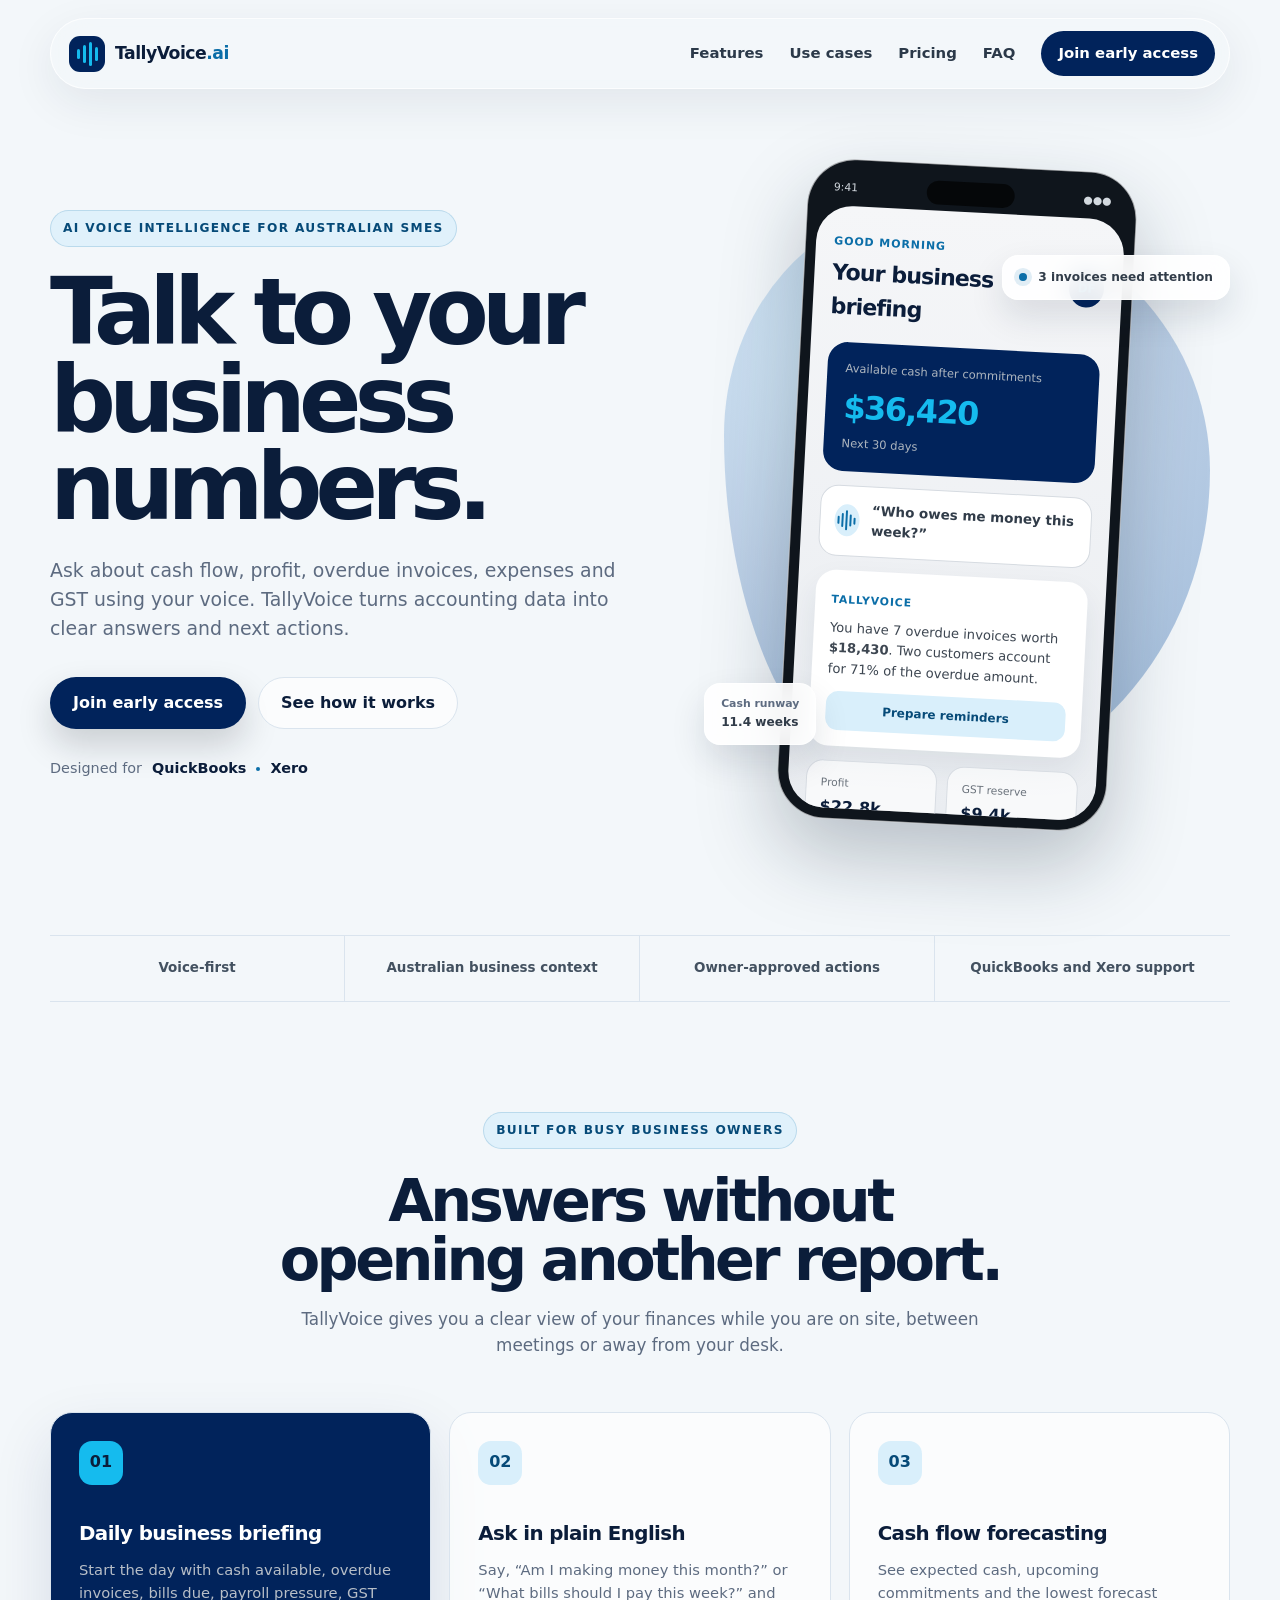
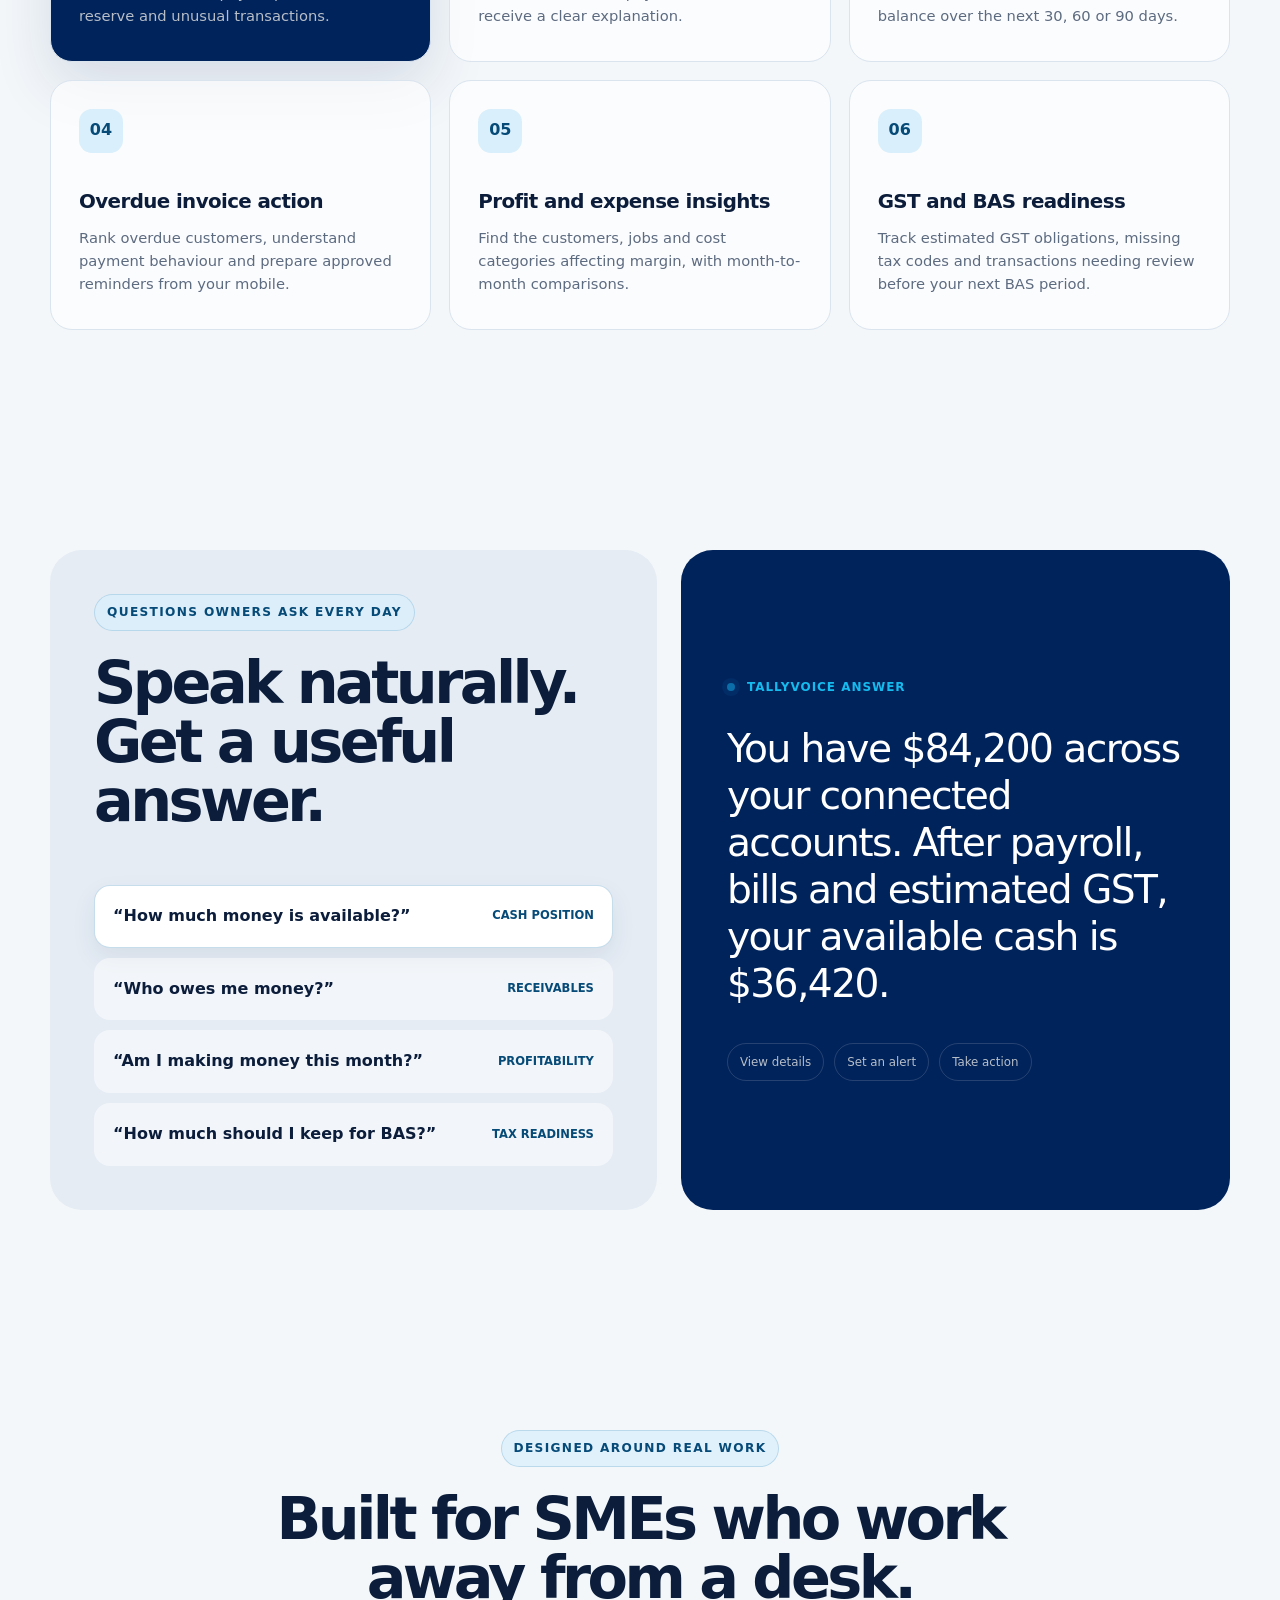
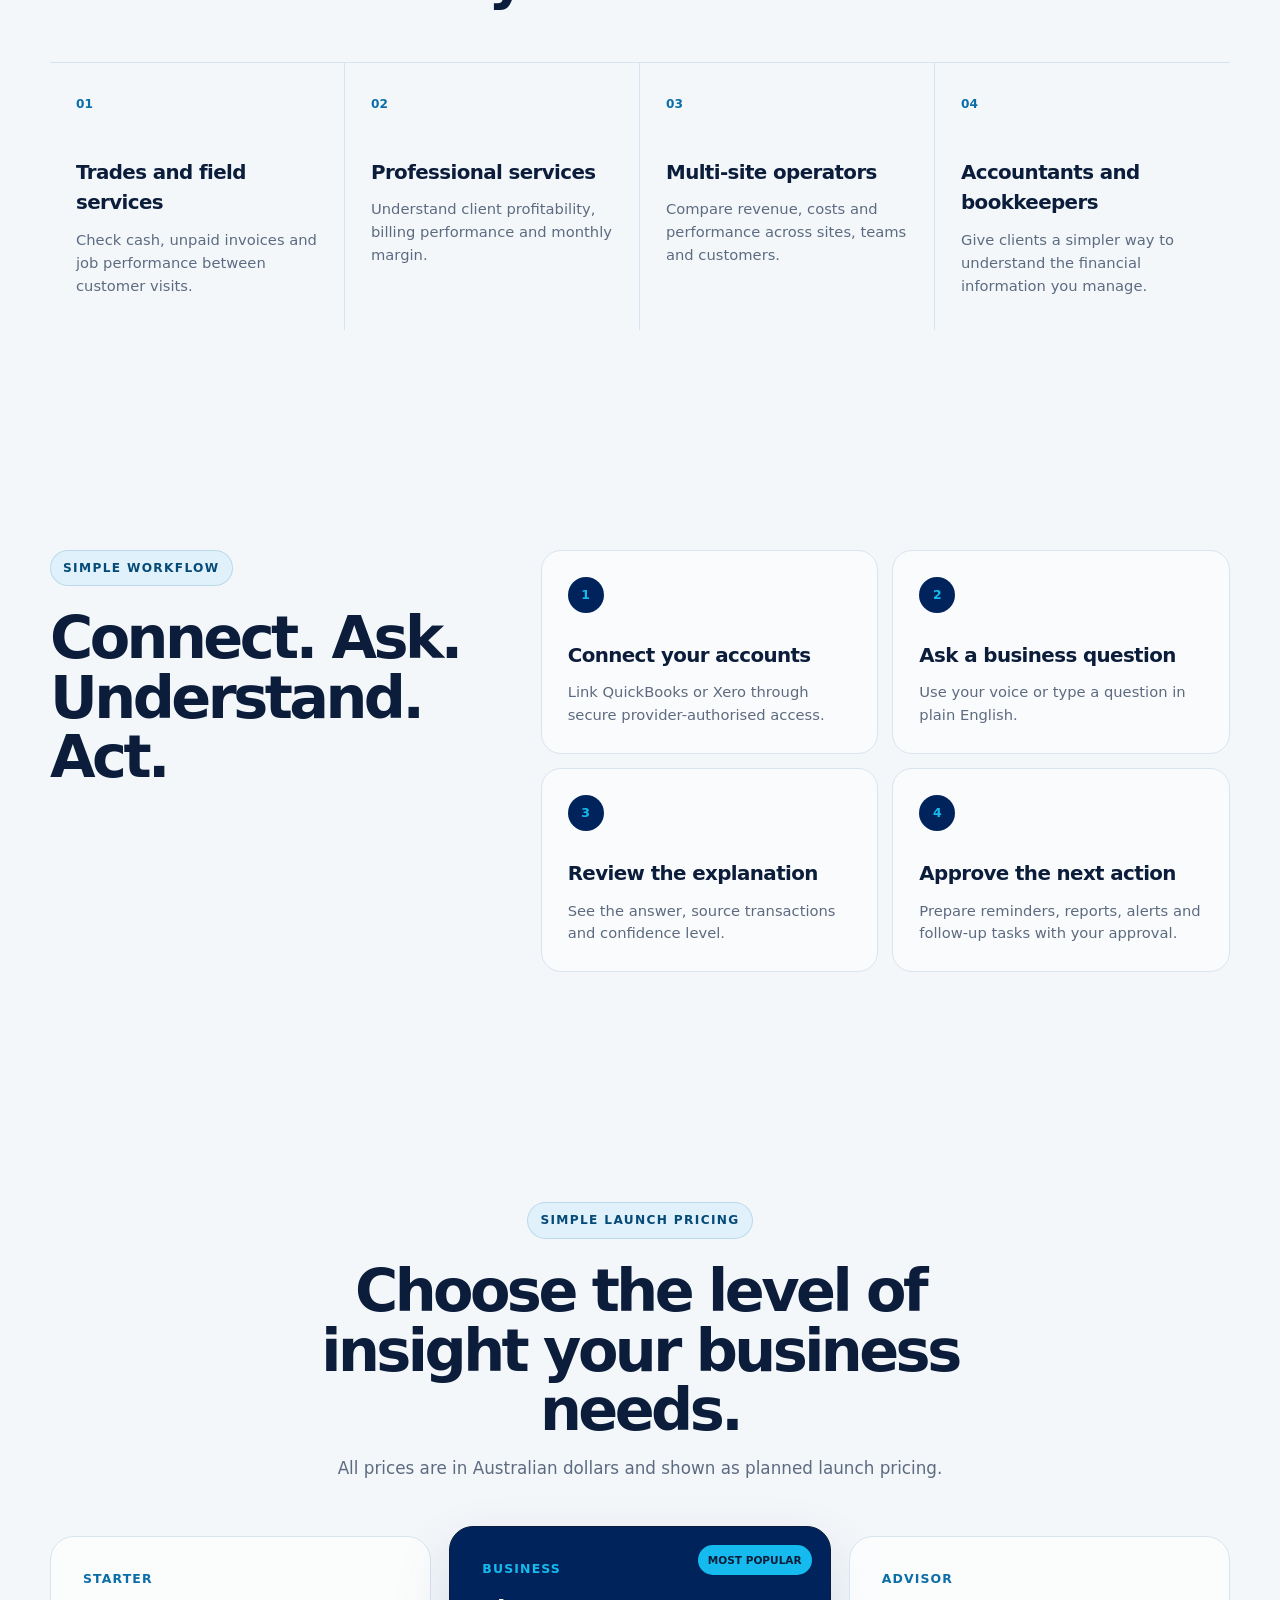
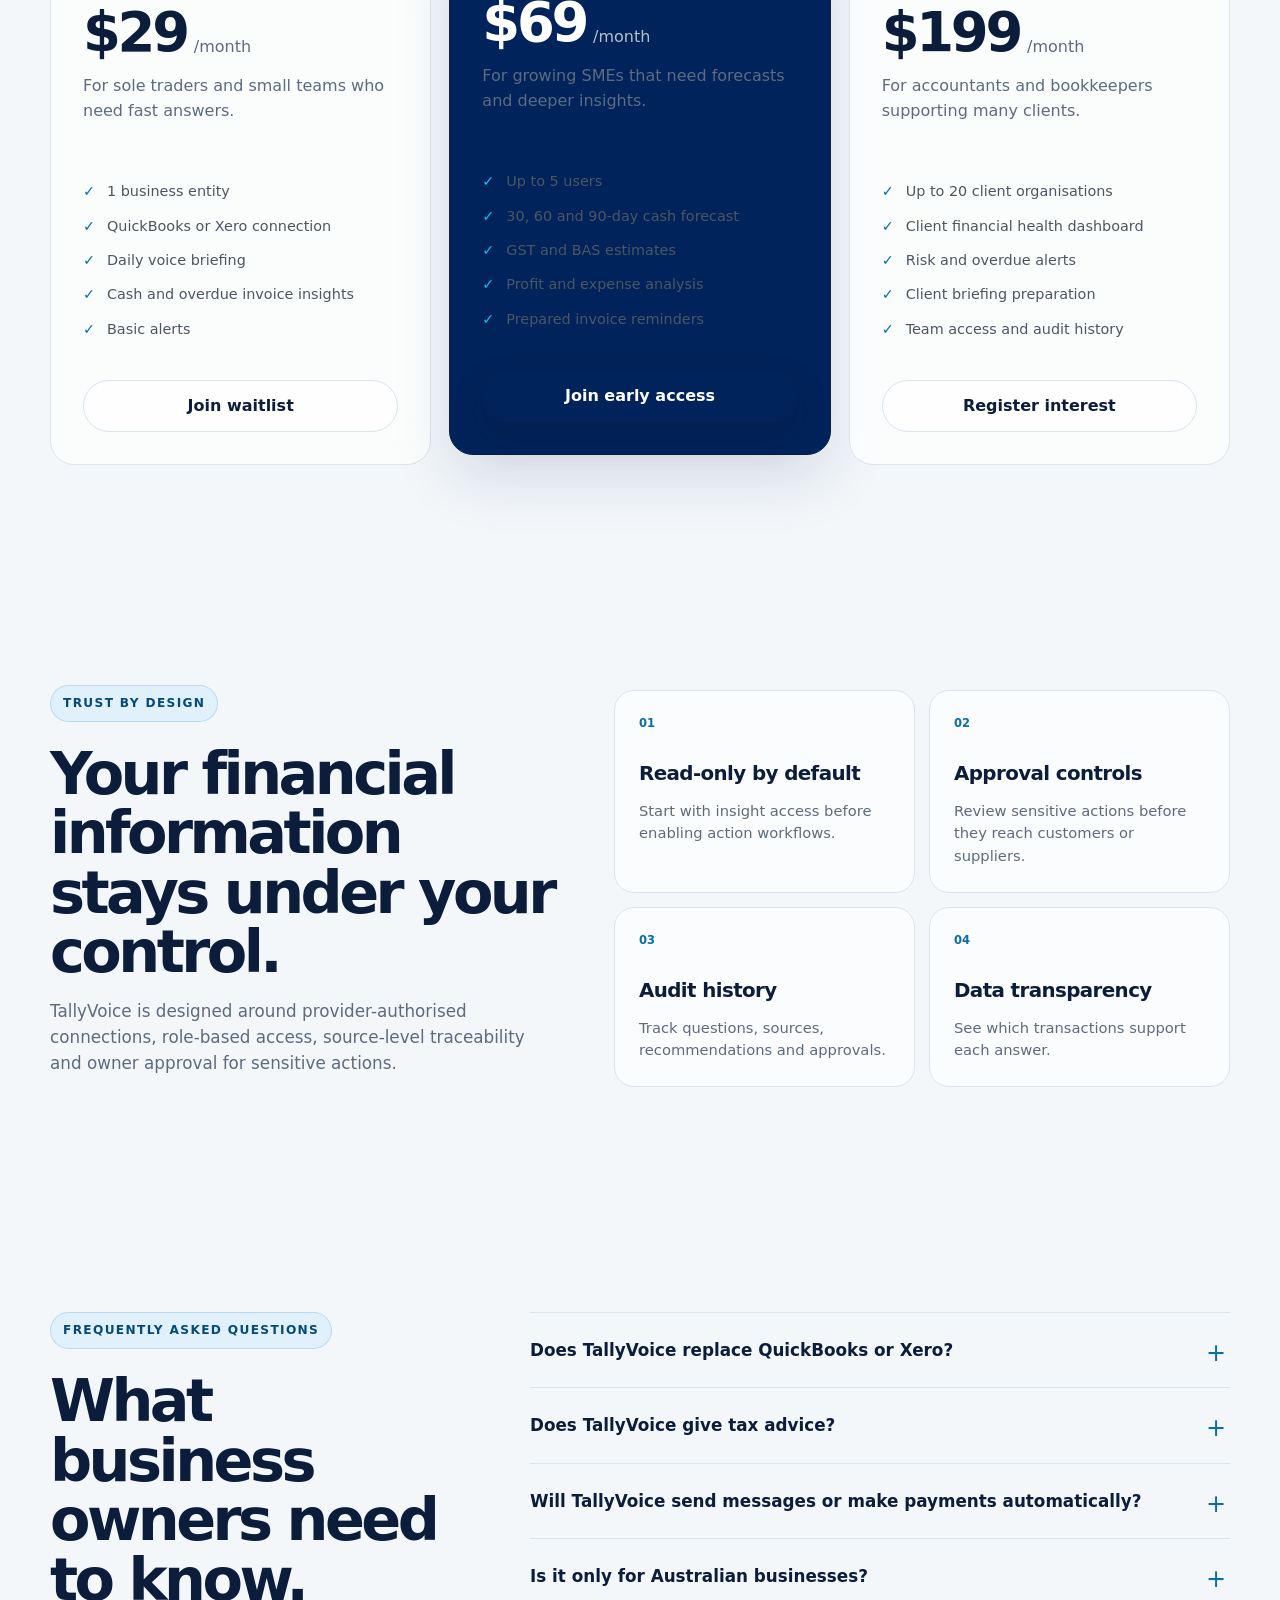
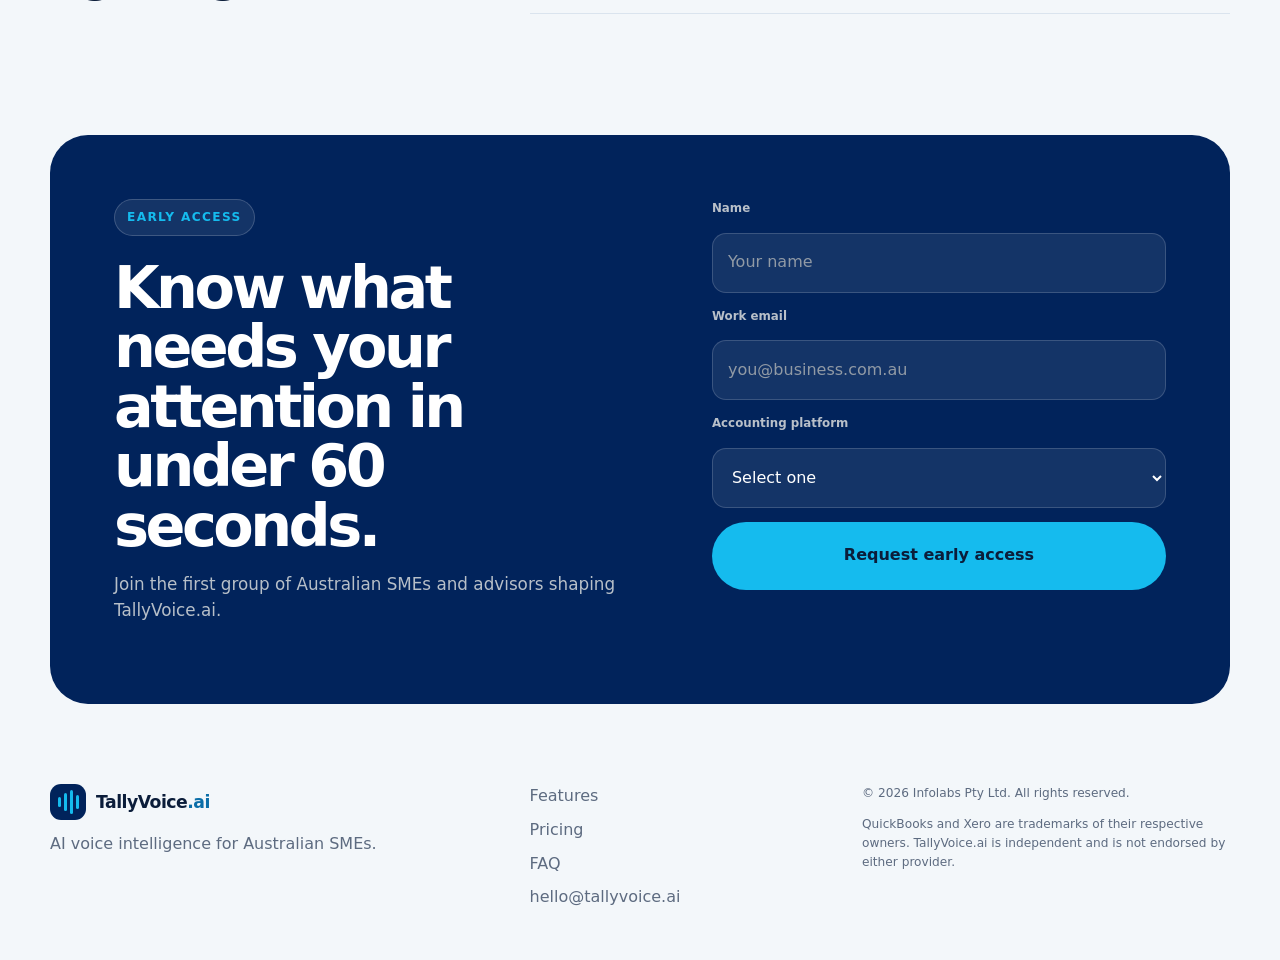
<file: index.html>
<!DOCTYPE html>
<html lang="en-AU">
<head>
  <meta charset="UTF-8" />
  <meta name="viewport" content="width=device-width, initial-scale=1.0" />
  <meta name="description" content="TallyVoice.ai is a mobile AI voice assistant for Australian SMEs, helping business owners understand cash flow, profit, overdue invoices, expenses and GST using QuickBooks or Xero data." />
  <title>TallyVoice.ai | Talk to your business numbers</title>
  <link rel="icon" type="image/svg+xml" href="favicon.svg" />
  <link rel="stylesheet" href="styles.css" />
</head>
<body>
  <div class="page-shell">
    <header class="site-header">
      <a class="brand" href="#top" aria-label="TallyVoice.ai home">
        <span class="brand-mark" aria-hidden="true">
          <span></span><span></span><span></span><span></span>
        </span>
        <span class="brand-name">TallyVoice<span>.ai</span></span>
      </a>

      <button class="menu-toggle" type="button" aria-label="Open navigation" aria-expanded="false">
        <span></span><span></span><span></span>
      </button>

      <nav class="site-nav" aria-label="Primary navigation">
        <a href="#features">Features</a>
        <a href="#use-cases">Use cases</a>
        <a href="#pricing">Pricing</a>
        <a href="#faq">FAQ</a>
        <a class="nav-cta" href="#early-access">Join early access</a>
      </nav>
    </header>

    <main id="top">
      <section class="hero section-pad">
        <div class="hero-copy">
          <div class="eyebrow">AI voice intelligence for Australian SMEs</div>
          <h1>Talk to your business numbers.</h1>
          <p class="hero-lead">Ask about cash flow, profit, overdue invoices, expenses and GST using your voice. TallyVoice turns accounting data into clear answers and next actions.</p>
          <div class="hero-actions">
            <a class="button button-primary" href="#early-access">Join early access</a>
            <a class="button button-secondary" href="#voice-demo">See how it works</a>
          </div>
          <div class="integration-row" aria-label="Supported accounting platforms">
            <span>Designed for</span>
            <strong>QuickBooks</strong>
            <span class="dot"></span>
            <strong>Xero</strong>
          </div>
        </div>

        <div class="hero-visual" id="voice-demo">
          <div class="phone-frame">
            <div class="phone-topbar">
              <span>9:41</span>
              <span class="phone-pill"></span>
              <span>●●●</span>
            </div>
            <div class="app-screen">
              <div class="app-header">
                <div>
                  <span class="app-kicker">Good morning</span>
                  <h2>Your business briefing</h2>
                </div>
                <div class="avatar">DF</div>
              </div>

              <div class="balance-card">
                <span>Available cash after commitments</span>
                <strong>$36,420</strong>
                <small>Next 30 days</small>
              </div>

              <div class="voice-query">
                <div class="voice-icon" aria-hidden="true">
                  <span></span><span></span><span></span><span></span><span></span>
                </div>
                <p>“Who owes me money this week?”</p>
              </div>

              <div class="answer-card">
                <span class="answer-label">TallyVoice</span>
                <p>You have 7 overdue invoices worth <strong>$18,430</strong>. Two customers account for 71% of the overdue amount.</p>
                <button type="button">Prepare reminders</button>
              </div>

              <div class="mini-grid">
                <div><span>Profit</span><strong>$22.8k</strong><small>+8.2%</small></div>
                <div><span>GST reserve</span><strong>$9.4k</strong><small>Estimate</small></div>
              </div>
            </div>
          </div>
          <div class="floating-card floating-card-one">
            <span class="status-dot"></span>
            3 invoices need attention
          </div>
          <div class="floating-card floating-card-two">
            <span>Cash runway</span>
            <strong>11.4 weeks</strong>
          </div>
        </div>
      </section>

      <section class="trust-strip" aria-label="Product benefits">
        <div>Voice-first</div>
        <div>Australian business context</div>
        <div>Owner-approved actions</div>
        <div>QuickBooks and Xero support</div>
      </section>

      <section class="section-pad intro" id="features">
        <div class="section-heading">
          <div class="eyebrow">Built for busy business owners</div>
          <h2>Answers without opening another report.</h2>
          <p>TallyVoice gives you a clear view of your finances while you are on site, between meetings or away from your desk.</p>
        </div>

        <div class="feature-grid">
          <article class="feature-card featured">
            <div class="feature-icon">01</div>
            <h3>Daily business briefing</h3>
            <p>Start the day with cash available, overdue invoices, bills due, payroll pressure, GST reserve and unusual transactions.</p>
          </article>
          <article class="feature-card">
            <div class="feature-icon">02</div>
            <h3>Ask in plain English</h3>
            <p>Say, “Am I making money this month?” or “What bills should I pay this week?” and receive a clear explanation.</p>
          </article>
          <article class="feature-card">
            <div class="feature-icon">03</div>
            <h3>Cash flow forecasting</h3>
            <p>See expected cash, upcoming commitments and the lowest forecast balance over the next 30, 60 or 90 days.</p>
          </article>
          <article class="feature-card">
            <div class="feature-icon">04</div>
            <h3>Overdue invoice action</h3>
            <p>Rank overdue customers, understand payment behaviour and prepare approved reminders from your mobile.</p>
          </article>
          <article class="feature-card">
            <div class="feature-icon">05</div>
            <h3>Profit and expense insights</h3>
            <p>Find the customers, jobs and cost categories affecting margin, with month-to-month comparisons.</p>
          </article>
          <article class="feature-card">
            <div class="feature-icon">06</div>
            <h3>GST and BAS readiness</h3>
            <p>Track estimated GST obligations, missing tax codes and transactions needing review before your next BAS period.</p>
          </article>
        </div>
      </section>

      <section class="section-pad voice-prompts" id="use-cases">
        <div class="prompt-panel">
          <div class="section-heading left">
            <div class="eyebrow">Questions owners ask every day</div>
            <h2>Speak naturally. Get a useful answer.</h2>
          </div>

          <div class="prompt-list">
            <button class="prompt active" type="button" data-answer="You have $84,200 across your connected accounts. After payroll, bills and estimated GST, your available cash is $36,420.">
              <span>“How much money is available?”</span>
              <strong>Cash position</strong>
            </button>
            <button class="prompt" type="button" data-answer="Seven invoices are overdue, worth $18,430. Two customers account for most of the exposure. The oldest invoice is 46 days overdue.">
              <span>“Who owes me money?”</span>
              <strong>Receivables</strong>
            </button>
            <button class="prompt" type="button" data-answer="Gross profit is up 8.2% this month, while labour and software costs have increased. Net profit is $22,780 before tax adjustments.">
              <span>“Am I making money this month?”</span>
              <strong>Profitability</strong>
            </button>
            <button class="prompt" type="button" data-answer="You should reserve about $9,400 for GST based on coded transactions. Twelve transactions still need review before the estimate is complete.">
              <span>“How much should I keep for BAS?”</span>
              <strong>Tax readiness</strong>
            </button>
          </div>
        </div>

        <div class="answer-panel" aria-live="polite">
          <div class="answer-topline">
            <span class="listening-dot"></span>
            TallyVoice answer
          </div>
          <p id="dynamic-answer">You have $84,200 across your connected accounts. After payroll, bills and estimated GST, your available cash is $36,420.</p>
          <div class="answer-actions">
            <span>View details</span>
            <span>Set an alert</span>
            <span>Take action</span>
          </div>
        </div>
      </section>

      <section class="section-pad audience-section">
        <div class="section-heading">
          <div class="eyebrow">Designed around real work</div>
          <h2>Built for SMEs who work away from a desk.</h2>
        </div>
        <div class="audience-grid">
          <article>
            <span class="audience-number">01</span>
            <h3>Trades and field services</h3>
            <p>Check cash, unpaid invoices and job performance between customer visits.</p>
          </article>
          <article>
            <span class="audience-number">02</span>
            <h3>Professional services</h3>
            <p>Understand client profitability, billing performance and monthly margin.</p>
          </article>
          <article>
            <span class="audience-number">03</span>
            <h3>Multi-site operators</h3>
            <p>Compare revenue, costs and performance across sites, teams and customers.</p>
          </article>
          <article>
            <span class="audience-number">04</span>
            <h3>Accountants and bookkeepers</h3>
            <p>Give clients a simpler way to understand the financial information you manage.</p>
          </article>
        </div>
      </section>

      <section class="section-pad workflow-section">
        <div class="section-heading left compact-heading">
          <div class="eyebrow">Simple workflow</div>
          <h2>Connect. Ask. Understand. Act.</h2>
        </div>
        <div class="workflow-grid">
          <div class="workflow-step">
            <span>1</span>
            <h3>Connect your accounts</h3>
            <p>Link QuickBooks or Xero through secure provider-authorised access.</p>
          </div>
          <div class="workflow-step">
            <span>2</span>
            <h3>Ask a business question</h3>
            <p>Use your voice or type a question in plain English.</p>
          </div>
          <div class="workflow-step">
            <span>3</span>
            <h3>Review the explanation</h3>
            <p>See the answer, source transactions and confidence level.</p>
          </div>
          <div class="workflow-step">
            <span>4</span>
            <h3>Approve the next action</h3>
            <p>Prepare reminders, reports, alerts and follow-up tasks with your approval.</p>
          </div>
        </div>
      </section>

      <section class="section-pad pricing-section" id="pricing">
        <div class="section-heading">
          <div class="eyebrow">Simple launch pricing</div>
          <h2>Choose the level of insight your business needs.</h2>
          <p>All prices are in Australian dollars and shown as planned launch pricing.</p>
        </div>

        <div class="pricing-grid">
          <article class="price-card">
            <span class="plan-name">Starter</span>
            <div class="price"><strong>$29</strong><span>/month</span></div>
            <p>For sole traders and small teams who need fast answers.</p>
            <ul>
              <li>1 business entity</li>
              <li>QuickBooks or Xero connection</li>
              <li>Daily voice briefing</li>
              <li>Cash and overdue invoice insights</li>
              <li>Basic alerts</li>
            </ul>
            <a class="button button-secondary wide" href="#early-access">Join waitlist</a>
          </article>

          <article class="price-card popular">
            <div class="popular-badge">Most popular</div>
            <span class="plan-name">Business</span>
            <div class="price"><strong>$69</strong><span>/month</span></div>
            <p>For growing SMEs that need forecasts and deeper insights.</p>
            <ul>
              <li>Up to 5 users</li>
              <li>30, 60 and 90-day cash forecast</li>
              <li>GST and BAS estimates</li>
              <li>Profit and expense analysis</li>
              <li>Prepared invoice reminders</li>
            </ul>
            <a class="button button-primary wide" href="#early-access">Join early access</a>
          </article>

          <article class="price-card">
            <span class="plan-name">Advisor</span>
            <div class="price"><strong>$199</strong><span>/month</span></div>
            <p>For accountants and bookkeepers supporting many clients.</p>
            <ul>
              <li>Up to 20 client organisations</li>
              <li>Client financial health dashboard</li>
              <li>Risk and overdue alerts</li>
              <li>Client briefing preparation</li>
              <li>Team access and audit history</li>
            </ul>
            <a class="button button-secondary wide" href="#early-access">Register interest</a>
          </article>
        </div>
      </section>

      <section class="section-pad security-section">
        <div class="security-copy">
          <div class="eyebrow">Trust by design</div>
          <h2>Your financial information stays under your control.</h2>
          <p>TallyVoice is designed around provider-authorised connections, role-based access, source-level traceability and owner approval for sensitive actions.</p>
        </div>
        <div class="security-grid">
          <div><span>01</span><strong>Read-only by default</strong><p>Start with insight access before enabling action workflows.</p></div>
          <div><span>02</span><strong>Approval controls</strong><p>Review sensitive actions before they reach customers or suppliers.</p></div>
          <div><span>03</span><strong>Audit history</strong><p>Track questions, sources, recommendations and approvals.</p></div>
          <div><span>04</span><strong>Data transparency</strong><p>See which transactions support each answer.</p></div>
        </div>
      </section>

      <section class="section-pad faq-section" id="faq">
        <div class="section-heading left compact-heading">
          <div class="eyebrow">Frequently asked questions</div>
          <h2>What business owners need to know.</h2>
        </div>
        <div class="faq-list">
          <details>
            <summary>Does TallyVoice replace QuickBooks or Xero?</summary>
            <p>No. TallyVoice sits above your accounting platform and helps you understand the information already stored there.</p>
          </details>
          <details>
            <summary>Does TallyVoice give tax advice?</summary>
            <p>No. It provides estimates, highlights missing information and helps prepare questions for your accountant or bookkeeper.</p>
          </details>
          <details>
            <summary>Will TallyVoice send messages or make payments automatically?</summary>
            <p>Sensitive actions require your approval. You stay in control of reminders, reports and payment-related workflows.</p>
          </details>
          <details>
            <summary>Is it only for Australian businesses?</summary>
            <p>The initial product focuses on Australian SME language, GST, BAS and local business workflows. The platform is designed to support future markets.</p>
          </details>
        </div>
      </section>

      <section class="section-pad early-access" id="early-access">
        <div class="early-access-copy">
          <div class="eyebrow light">Early access</div>
          <h2>Know what needs your attention in under 60 seconds.</h2>
          <p>Join the first group of Australian SMEs and advisors shaping TallyVoice.ai.</p>
        </div>
        <form class="signup-form" id="signup-form">
          <label>
            <span>Name</span>
            <input type="text" name="name" placeholder="Your name" required />
          </label>
          <label>
            <span>Work email</span>
            <input type="email" name="email" placeholder="you@business.com.au" required />
          </label>
          <label>
            <span>Accounting platform</span>
            <select name="platform" required>
              <option value="">Select one</option>
              <option>QuickBooks</option>
              <option>Xero</option>
              <option>Both</option>
              <option>Other</option>
            </select>
          </label>
          <button class="button button-light wide" type="submit">Request early access</button>
          <p class="form-message" id="form-message" role="status"></p>
        </form>
      </section>
    </main>

    <footer class="site-footer">
      <div>
        <a class="brand footer-brand" href="#top">
          <span class="brand-mark" aria-hidden="true"><span></span><span></span><span></span><span></span></span>
          <span class="brand-name">TallyVoice<span>.ai</span></span>
        </a>
        <p>AI voice intelligence for Australian SMEs.</p>
      </div>
      <div class="footer-links">
        <a href="#features">Features</a>
        <a href="#pricing">Pricing</a>
        <a href="#faq">FAQ</a>
        <a href="mailto:hello@tallyvoice.ai">hello@tallyvoice.ai</a>
      </div>
      <div class="footer-legal">
        <p>© <span id="current-year"></span> Infolabs Pty Ltd. All rights reserved.</p>
        <p>QuickBooks and Xero are trademarks of their respective owners. TallyVoice.ai is independent and is not endorsed by either provider.</p>
      </div>
    </footer>
  </div>

  <script src="script.js"></script>
</body>
</html>
</file>
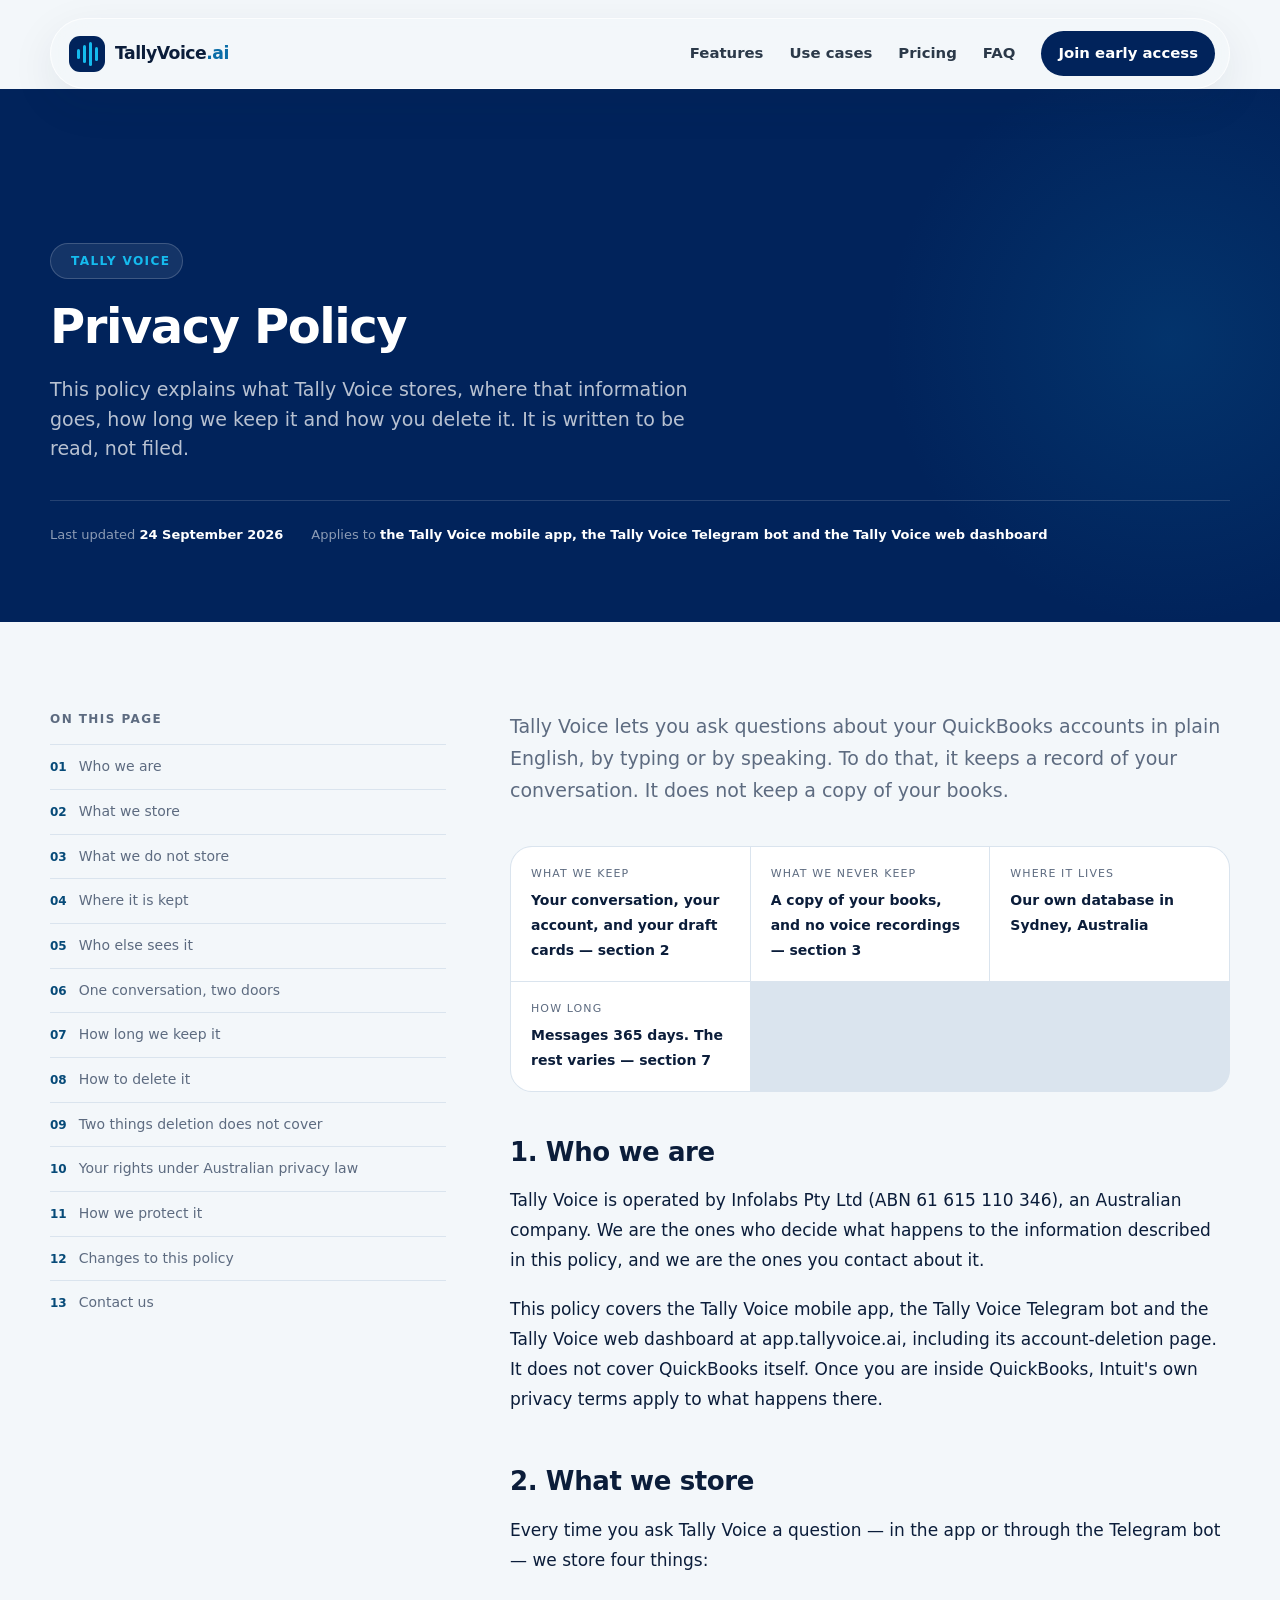
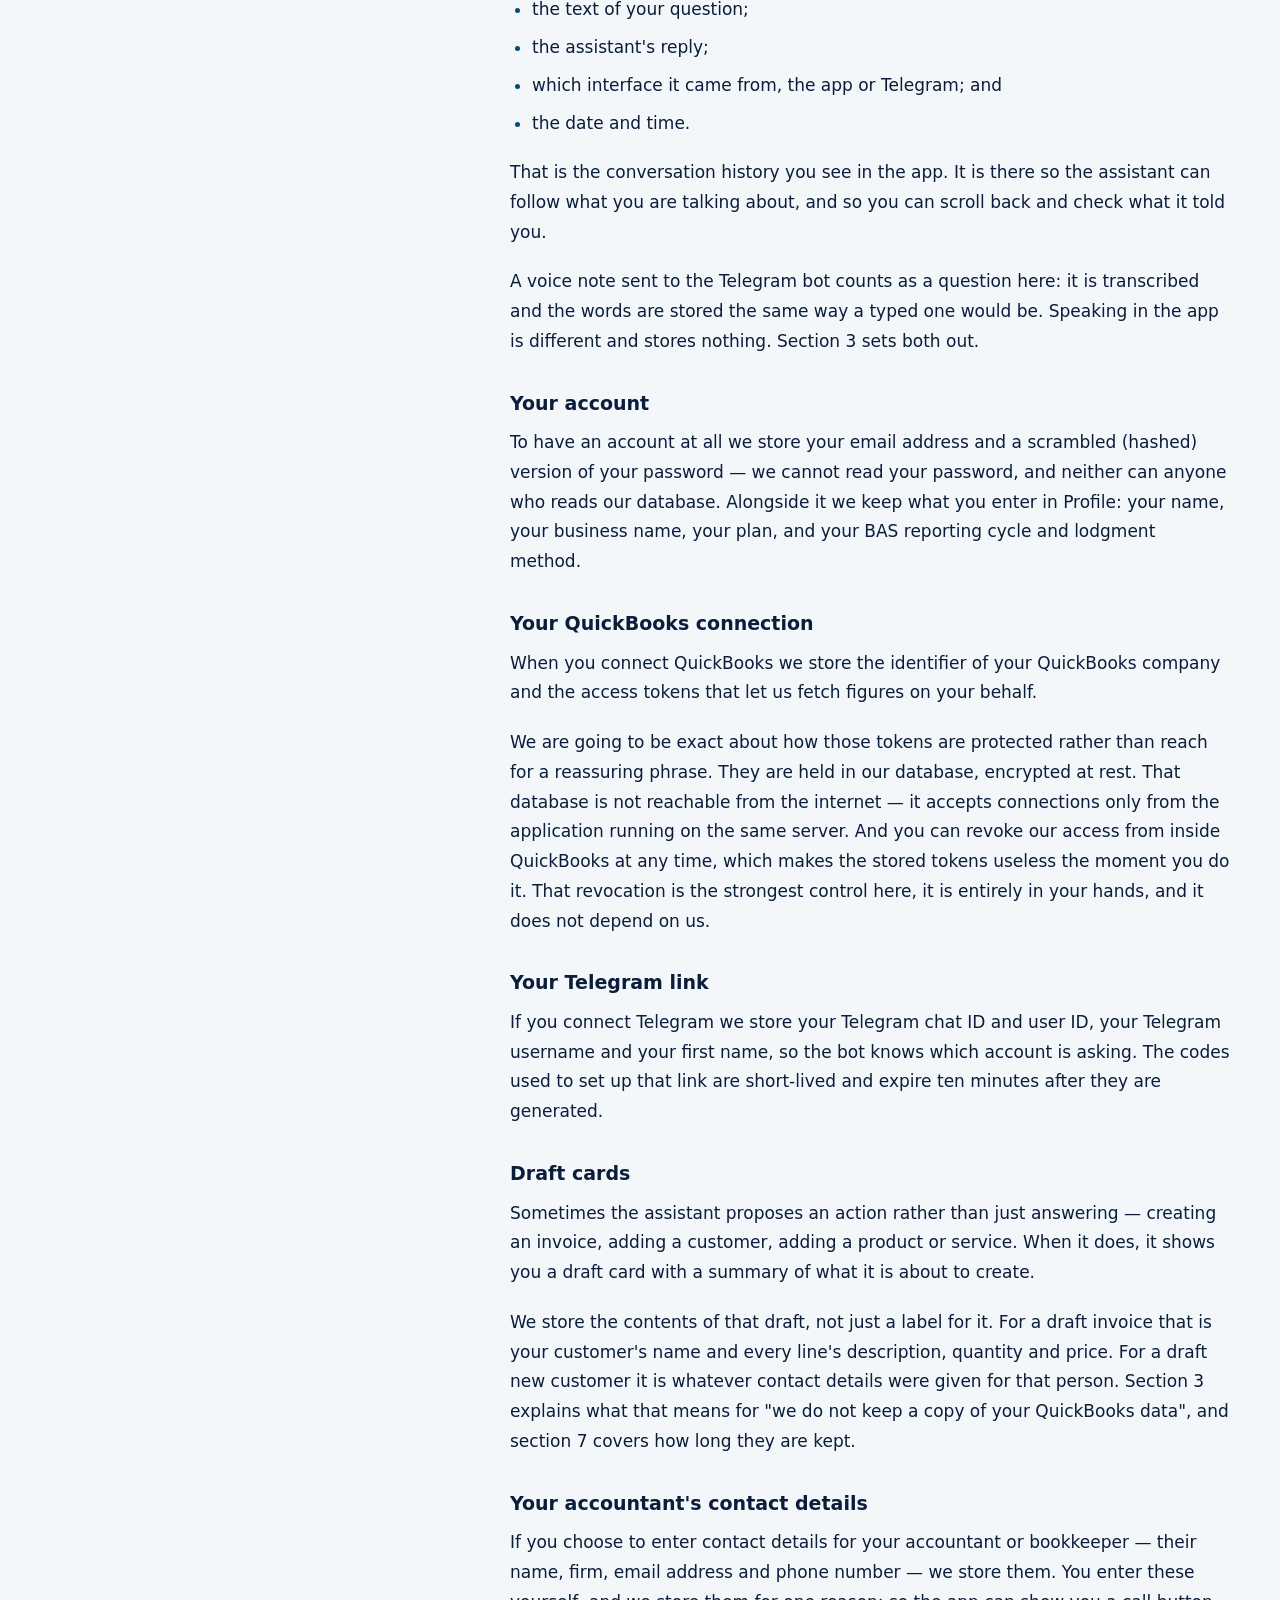
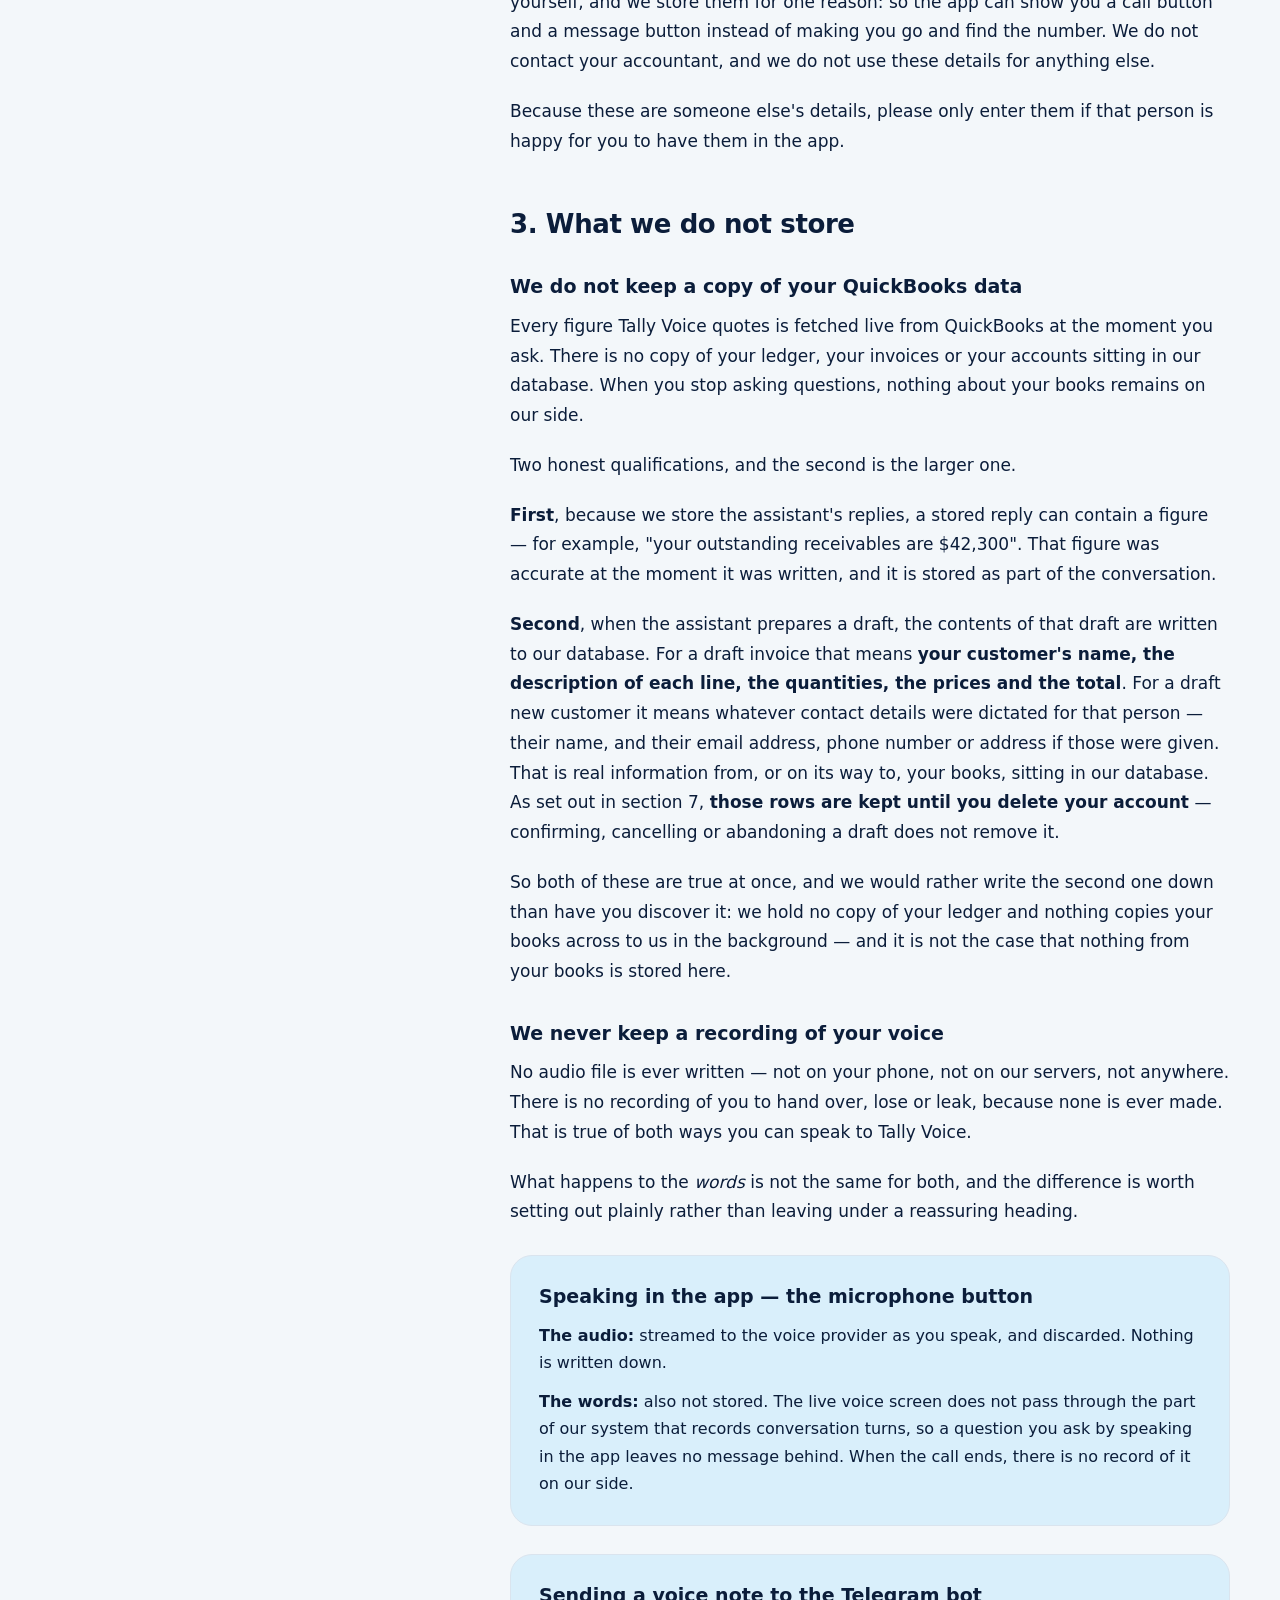
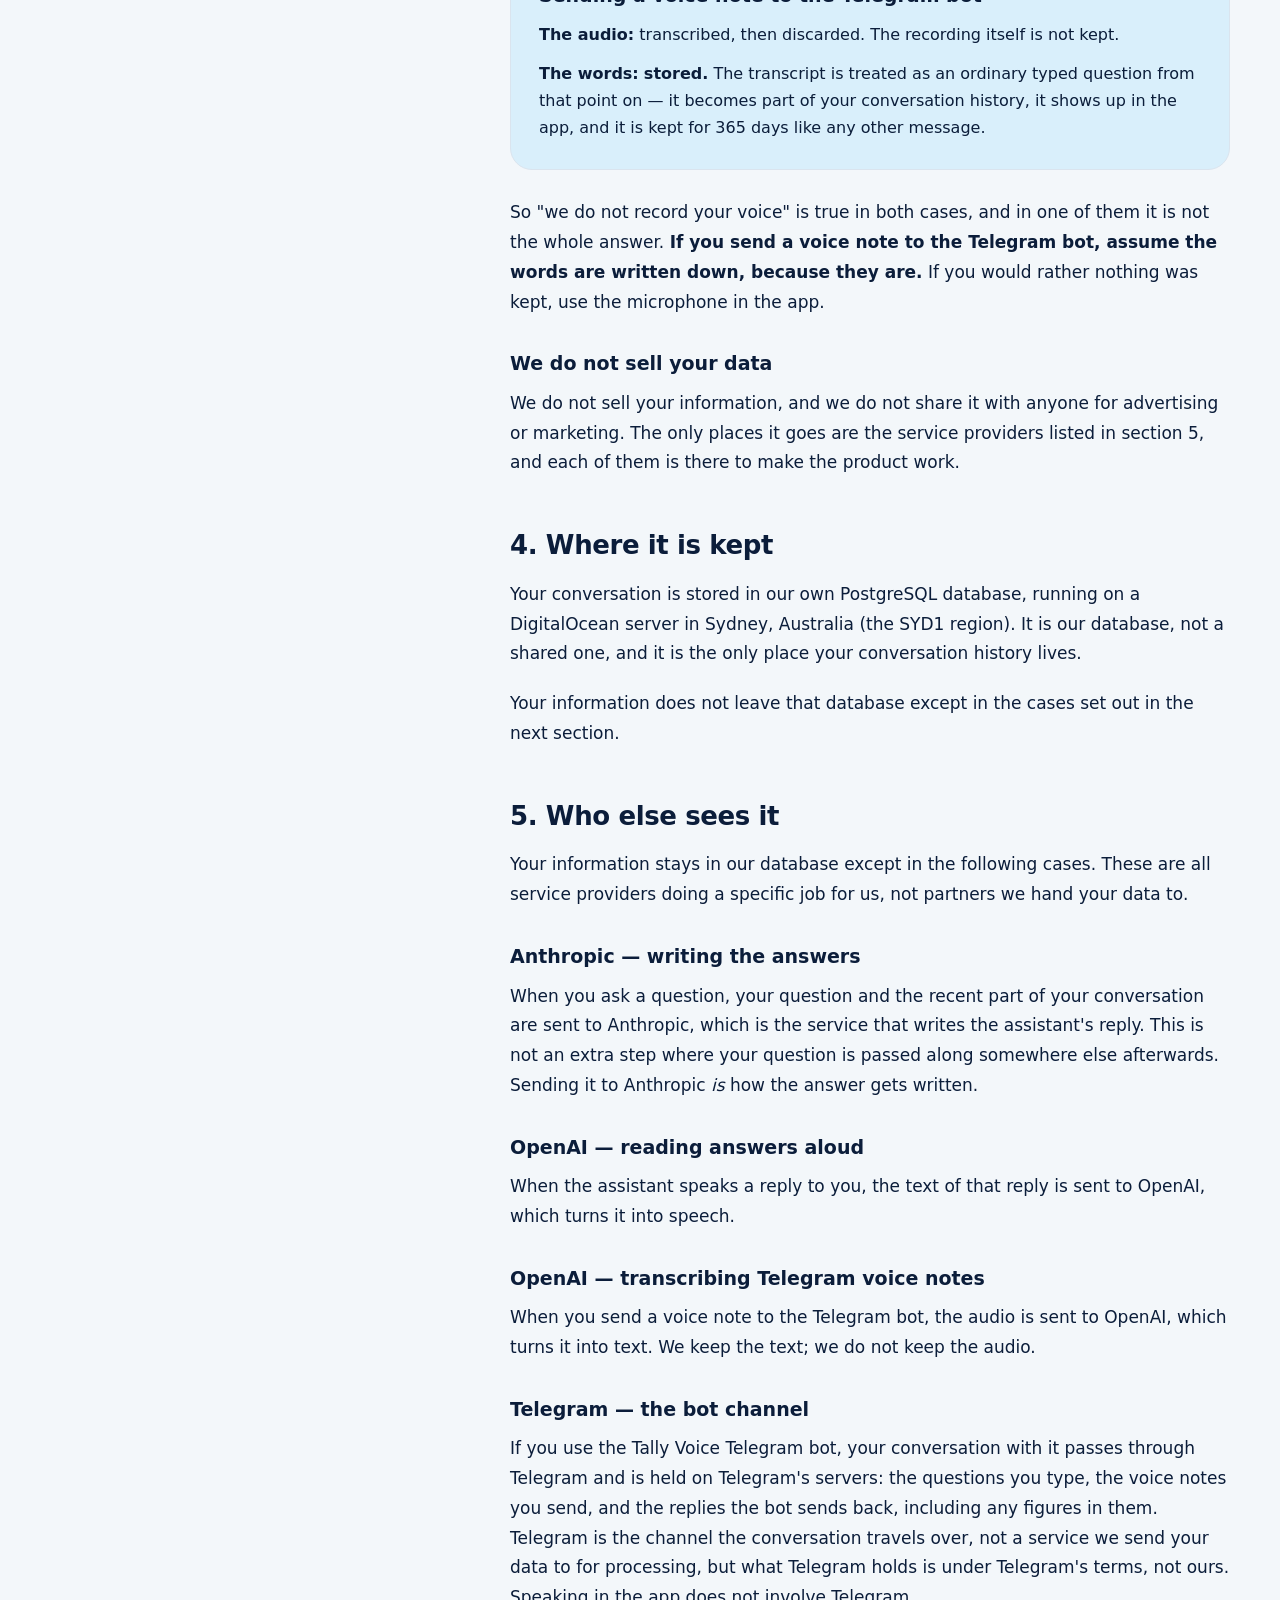
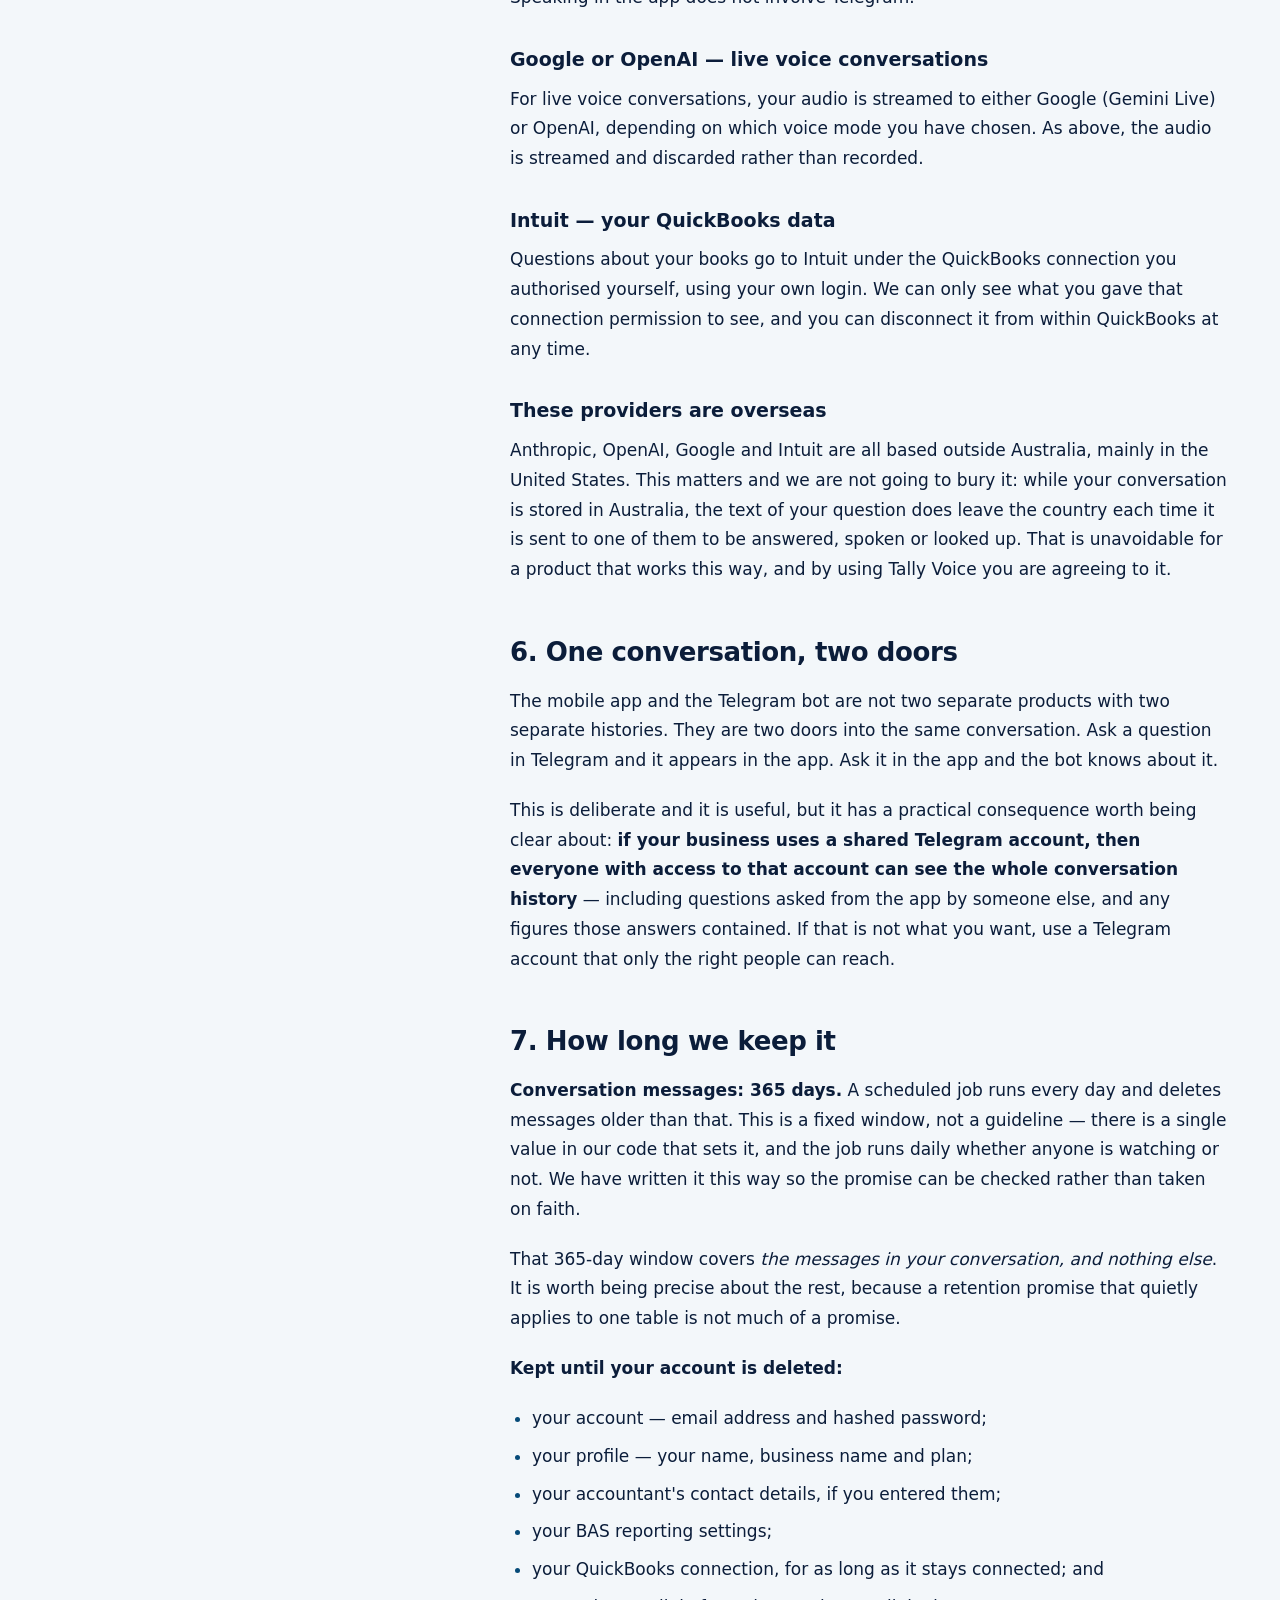
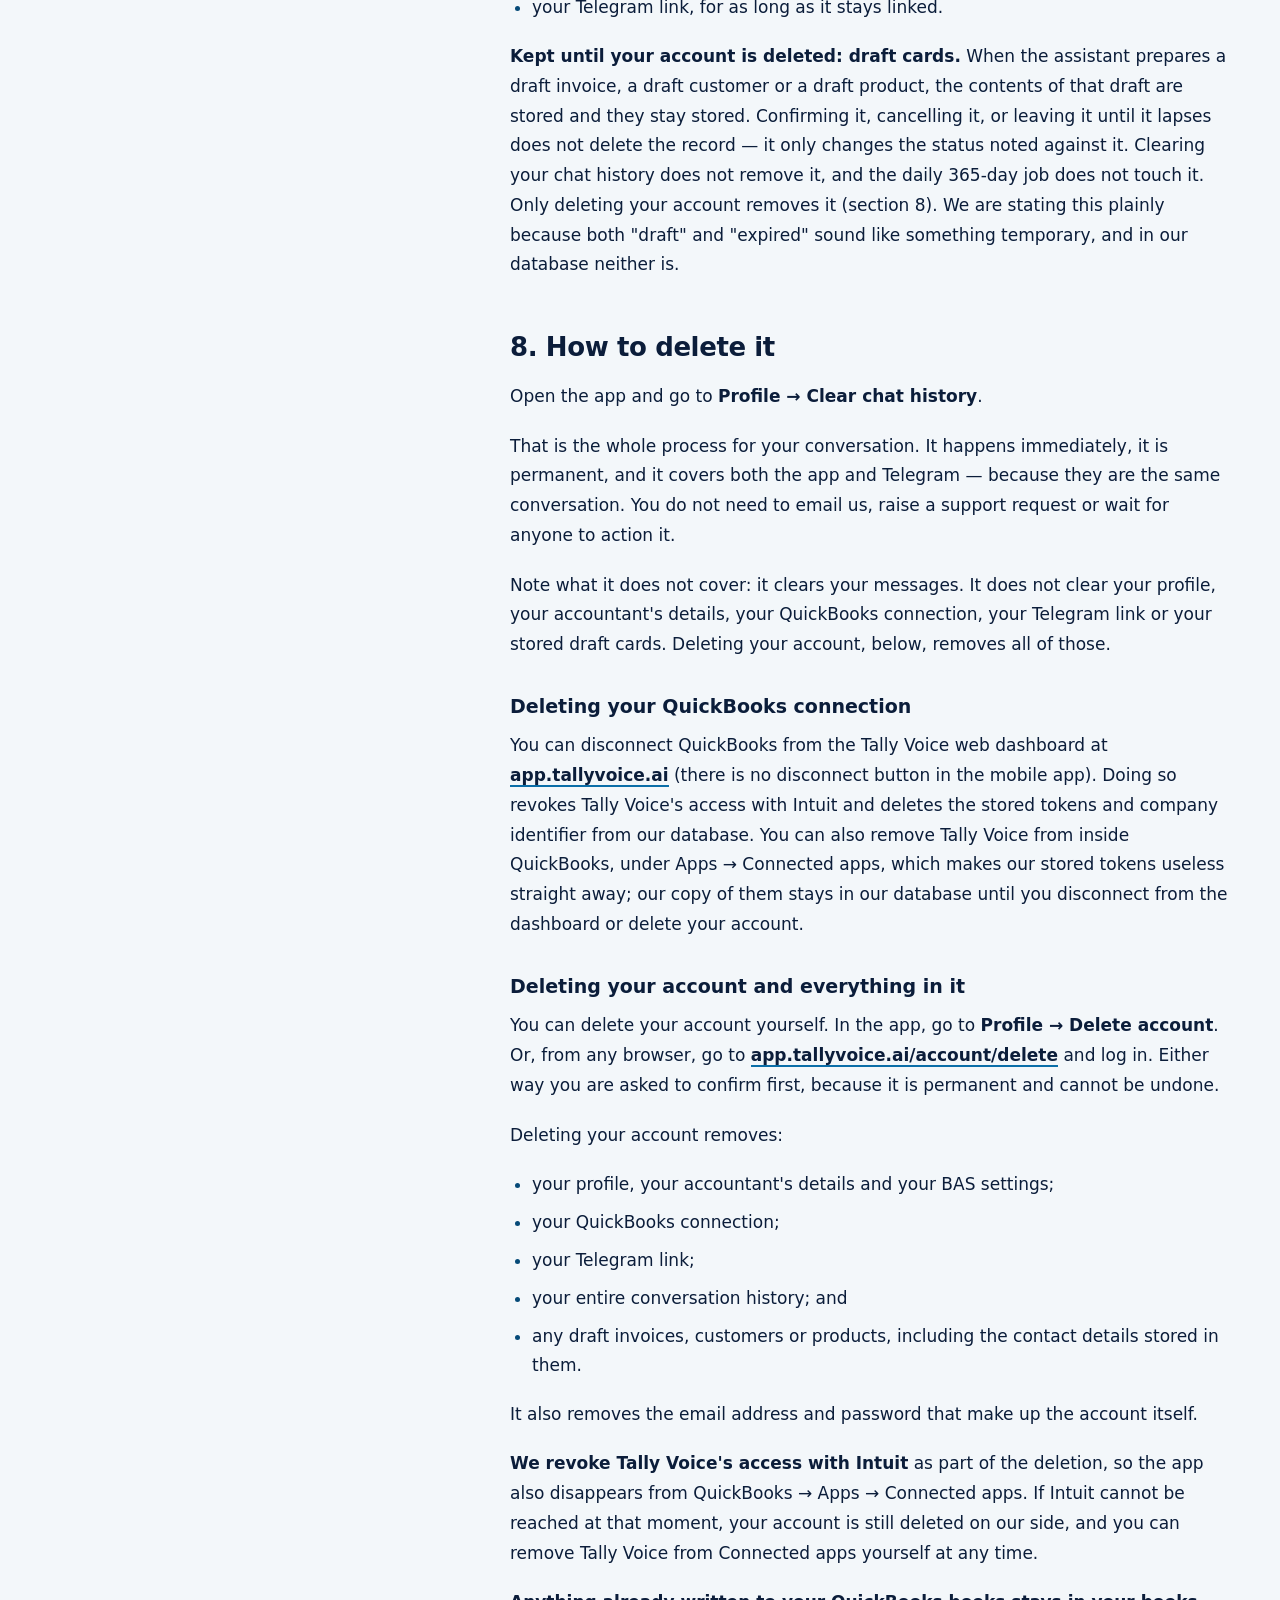
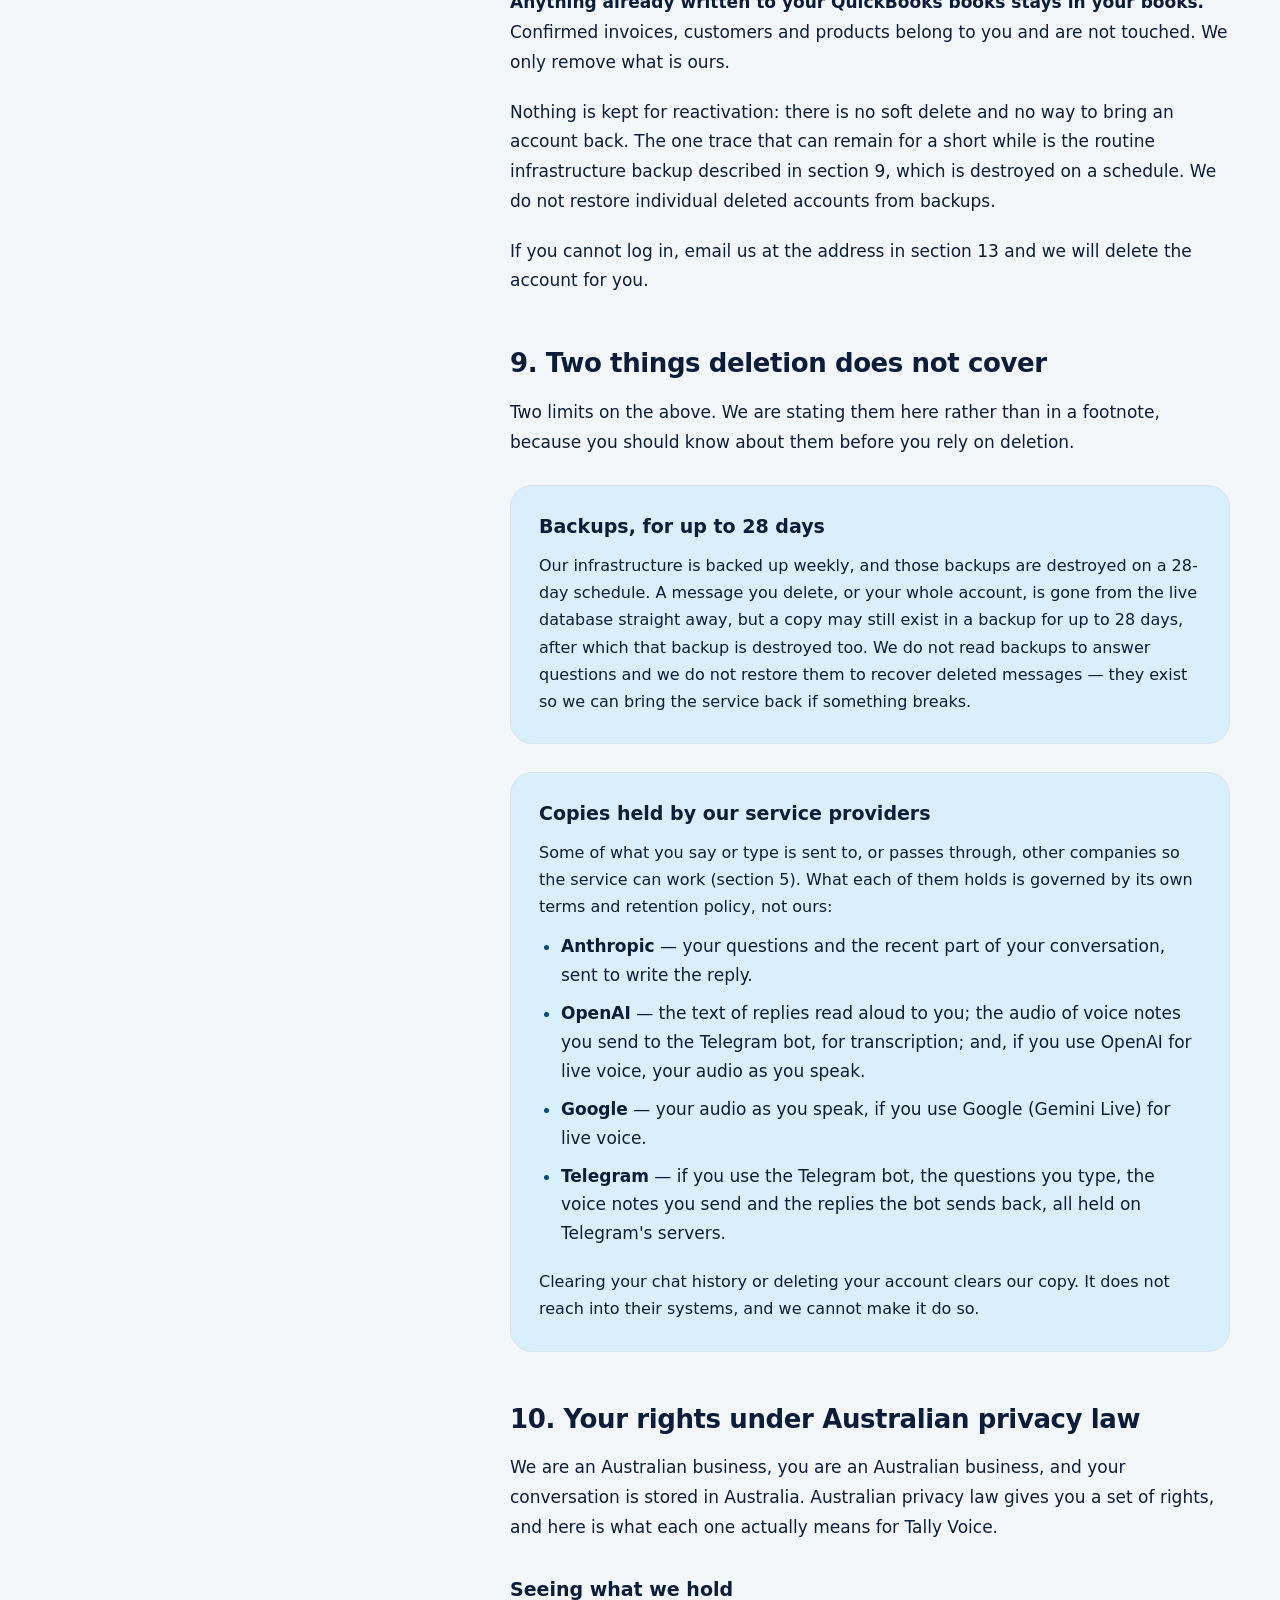
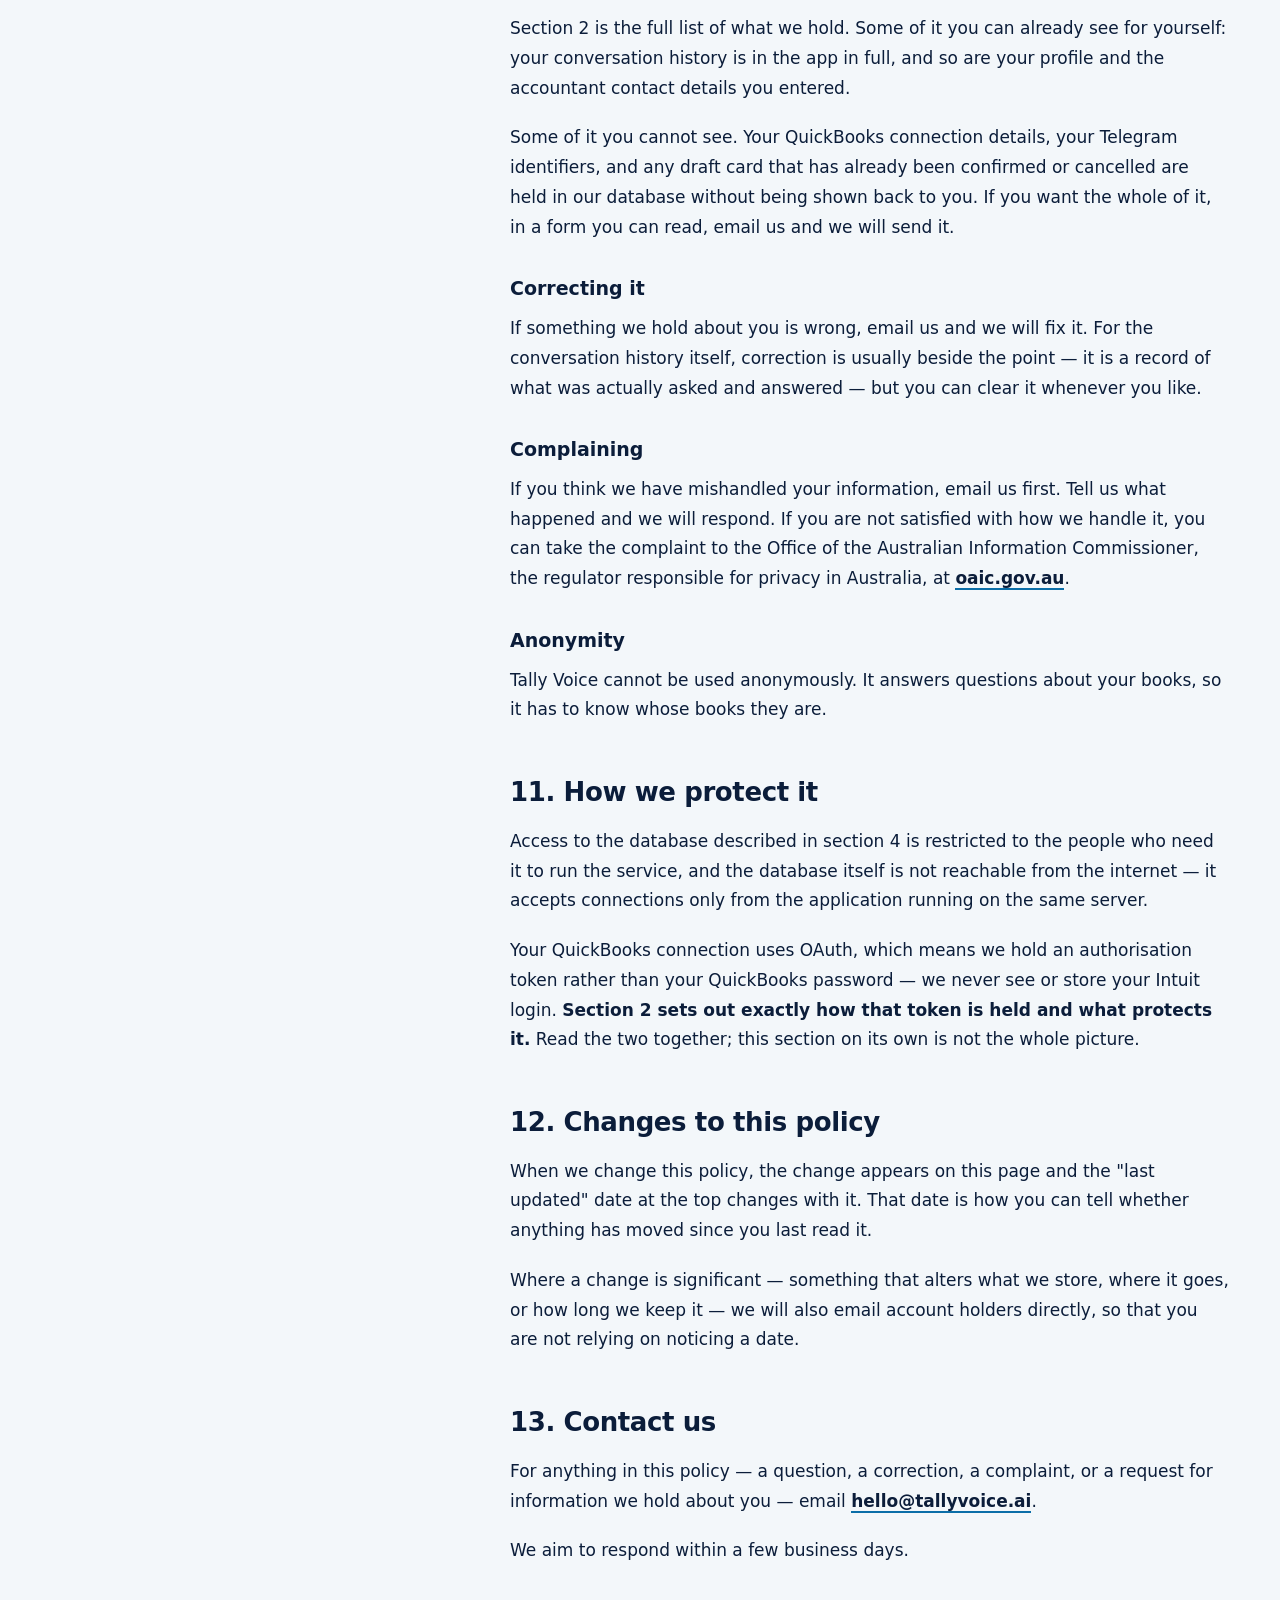
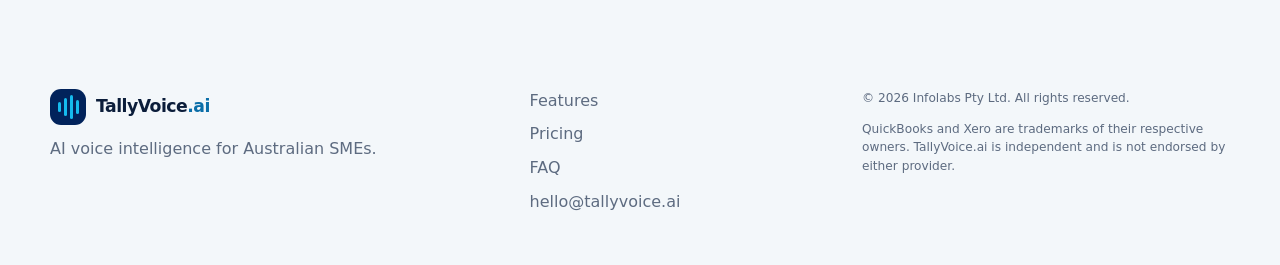
<file: privacy/index.html>
<!DOCTYPE html>
<!-- Working notes for this page: ./NOTES.md (not deployed - see DEPLOY.md) -->
<html lang="en-AU">
<head>
  <meta charset="UTF-8" />
  <meta name="viewport" content="width=device-width, initial-scale=1.0" />
  <meta name="description" content="Privacy Policy for TallyVoice.ai: what we store, where it goes, how long we keep it and how to delete it." />
  <title>Privacy Policy | TallyVoice.ai</title>
  <link rel="icon" type="image/svg+xml" href="/favicon.svg" />
  <link rel="stylesheet" href="/styles.css" />
  <link rel="stylesheet" href="/legal.css" />
</head>
<body>
  <div class="page-shell">
    <header class="site-header">
      <a class="brand" href="/" aria-label="TallyVoice.ai home">
        <span class="brand-mark" aria-hidden="true">
          <span></span><span></span><span></span><span></span>
        </span>
        <span class="brand-name">TallyVoice<span>.ai</span></span>
      </a>

      <button class="menu-toggle" type="button" aria-label="Open navigation" aria-expanded="false">
        <span></span><span></span><span></span>
      </button>

      <nav class="site-nav" aria-label="Primary navigation">
        <a href="/#features">Features</a>
        <a href="/#use-cases">Use cases</a>
        <a href="/#pricing">Pricing</a>
        <a href="/#faq">FAQ</a>
        <a class="nav-cta" href="/#early-access">Join early access</a>
      </nav>
    </header>

    <main id="top">
      <section class="legal-hero section-dark">
        <div class="container">
          <div class="eyebrow"><span></span> Tally Voice</div>
          <h1>Privacy Policy</h1>
          <p>This policy explains what Tally Voice stores, where that information goes, how long we keep it and how you delete it. It is written to be read, not filed.</p>
          <div class="legal-meta">
            <span>Last updated <strong>24 September 2026</strong></span>
            <span>Applies to <strong>the Tally Voice mobile app, the Tally Voice Telegram bot and the Tally Voice web dashboard</strong></span>
          </div>
        </div>
      </section>

      <section class="legal-body">
        <div class="container legal-grid">
          <aside class="legal-toc" aria-label="On this page">
            <strong>On this page</strong>
            <ol>
              <li><a href="#who">Who we are</a></li>
              <li><a href="#stored">What we store</a></li>
              <li><a href="#not-stored">What we do not store</a></li>
              <li><a href="#where">Where it is kept</a></li>
              <li><a href="#sent">Who else sees it</a></li>
              <li><a href="#one-thread">One conversation, two doors</a></li>
              <li><a href="#how-long">How long we keep it</a></li>
              <li><a href="#delete">How to delete it</a></li>
              <li><a href="#caveats">Two things deletion does not cover</a></li>
              <li><a href="#rights">Your rights under Australian privacy law</a></li>
              <li><a href="#security">How we protect it</a></li>
              <li><a href="#changes">Changes to this policy</a></li>
              <li><a href="#contact">Contact us</a></li>
            </ol>
          </aside>

          <div class="legal-content">
            <p class="lead">Tally Voice lets you ask questions about your QuickBooks accounts in plain English, by typing or by speaking. To do that, it keeps a record of your conversation. It does not keep a copy of your books.</p>

            <div class="legal-summary">
              <div><small>What we keep</small><span>Your conversation, your account, and your draft cards &mdash; section 2</span></div>
              <div><small>What we never keep</small><span>A copy of your books, and no voice recordings &mdash; section 3</span></div>
              <div><small>Where it lives</small><span>Our own database in Sydney, Australia</span></div>
              <div><small>How long</small><span>Messages 365 days. The rest varies &mdash; section 7</span></div>
            </div>

            <h2 id="who">1. Who we are</h2>
            <p>Tally Voice is operated by Infolabs Pty Ltd (ABN 61 615 110 346), an Australian company. We are the ones who decide what happens to the information described in this policy, and we are the ones you contact about it.</p>
            <p>This policy covers the Tally Voice mobile app, the Tally Voice Telegram bot and the Tally Voice web dashboard at app.tallyvoice.ai, including its account-deletion page. It does not cover QuickBooks itself. Once you are inside QuickBooks, Intuit's own privacy terms apply to what happens there.</p>

            <h2 id="stored">2. What we store</h2>
            <p>Every time you ask Tally Voice a question &mdash; in the app or through the Telegram bot &mdash; we store four things:</p>
            <ul>
              <li>the text of your question;</li>
              <li>the assistant's reply;</li>
              <li>which interface it came from, the app or Telegram; and</li>
              <li>the date and time.</li>
            </ul>
            <p>That is the conversation history you see in the app. It is there so the assistant can follow what you are talking about, and so you can scroll back and check what it told you.</p>
            <p>A voice note sent to the Telegram bot counts as a question here: it is transcribed and the words are stored the same way a typed one would be. Speaking in the app is different and stores nothing. Section 3 sets both out.</p>

            <h3>Your account</h3>
            <p>To have an account at all we store your email address and a scrambled (hashed) version of your password &mdash; we cannot read your password, and neither can anyone who reads our database. Alongside it we keep what you enter in Profile: your name, your business name, your plan, and your BAS reporting cycle and lodgment method.</p>

            <h3>Your QuickBooks connection</h3>
            <p>When you connect QuickBooks we store the identifier of your QuickBooks company and the access tokens that let us fetch figures on your behalf.</p>
            <p>We are going to be exact about how those tokens are protected rather than reach for a reassuring phrase. They are held in our database, encrypted at rest. That database is not reachable from the internet &mdash; it accepts connections only from the application running on the same server. And you can revoke our access from inside QuickBooks at any time, which makes the stored tokens useless the moment you do it. That revocation is the strongest control here, it is entirely in your hands, and it does not depend on us.</p>

            <h3>Your Telegram link</h3>
            <p>If you connect Telegram we store your Telegram chat ID and user ID, your Telegram username and your first name, so the bot knows which account is asking. The codes used to set up that link are short-lived and expire ten minutes after they are generated.</p>

            <h3>Draft cards</h3>
            <p>Sometimes the assistant proposes an action rather than just answering &mdash; creating an invoice, adding a customer, adding a product or service. When it does, it shows you a draft card with a summary of what it is about to create.</p>
            <p>We store the contents of that draft, not just a label for it. For a draft invoice that is your customer's name and every line's description, quantity and price. For a draft new customer it is whatever contact details were given for that person. Section 3 explains what that means for "we do not keep a copy of your QuickBooks data", and section 7 covers how long they are kept.</p>

            <h3>Your accountant's contact details</h3>
            <p>If you choose to enter contact details for your accountant or bookkeeper &mdash; their name, firm, email address and phone number &mdash; we store them. You enter these yourself, and we store them for one reason: so the app can show you a call button and a message button instead of making you go and find the number. We do not contact your accountant, and we do not use these details for anything else.</p>
            <p>Because these are someone else's details, please only enter them if that person is happy for you to have them in the app.</p>

            <h2 id="not-stored">3. What we do not store</h2>

            <h3>We do not keep a copy of your QuickBooks data</h3>
            <p>Every figure Tally Voice quotes is fetched live from QuickBooks at the moment you ask. There is no copy of your ledger, your invoices or your accounts sitting in our database. When you stop asking questions, nothing about your books remains on our side.</p>
            <p>Two honest qualifications, and the second is the larger one.</p>
            <p><strong>First</strong>, because we store the assistant's replies, a stored reply can contain a figure &mdash; for example, "your outstanding receivables are $42,300". That figure was accurate at the moment it was written, and it is stored as part of the conversation.</p>
            <p><strong>Second</strong>, when the assistant prepares a draft, the contents of that draft are written to our database. For a draft invoice that means <strong>your customer's name, the description of each line, the quantities, the prices and the total</strong>. For a draft new customer it means whatever contact details were dictated for that person &mdash; their name, and their email address, phone number or address if those were given. That is real information from, or on its way to, your books, sitting in our database. As set out in section 7, <strong>those rows are kept until you delete your account</strong> &mdash; confirming, cancelling or abandoning a draft does not remove it.</p>
            <p>So both of these are true at once, and we would rather write the second one down than have you discover it: we hold no copy of your ledger and nothing copies your books across to us in the background &mdash; and it is not the case that nothing from your books is stored here.</p>

            <h3>We never keep a recording of your voice</h3>
            <p>No audio file is ever written &mdash; not on your phone, not on our servers, not anywhere. There is no recording of you to hand over, lose or leak, because none is ever made. That is true of both ways you can speak to Tally Voice.</p>
            <p>What happens to the <em>words</em> is not the same for both, and the difference is worth setting out plainly rather than leaving under a reassuring heading.</p>

            <div class="legal-callout">
              <h3>Speaking in the app &mdash; the microphone button</h3>
              <p><strong>The audio:</strong> streamed to the voice provider as you speak, and discarded. Nothing is written down.</p>
              <p><strong>The words:</strong> also not stored. The live voice screen does not pass through the part of our system that records conversation turns, so a question you ask by speaking in the app leaves no message behind. When the call ends, there is no record of it on our side.</p>
            </div>

            <div class="legal-callout">
              <h3>Sending a voice note to the Telegram bot</h3>
              <p><strong>The audio:</strong> transcribed, then discarded. The recording itself is not kept.</p>
              <p><strong>The words:</strong> <strong>stored.</strong> The transcript is treated as an ordinary typed question from that point on &mdash; it becomes part of your conversation history, it shows up in the app, and it is kept for 365 days like any other message.</p>
            </div>

            <p>So "we do not record your voice" is true in both cases, and in one of them it is not the whole answer. <strong>If you send a voice note to the Telegram bot, assume the words are written down, because they are.</strong> If you would rather nothing was kept, use the microphone in the app.</p>

            <h3>We do not sell your data</h3>
            <p>We do not sell your information, and we do not share it with anyone for advertising or marketing. The only places it goes are the service providers listed in section 5, and each of them is there to make the product work.</p>

            <h2 id="where">4. Where it is kept</h2>
            <p>Your conversation is stored in our own PostgreSQL database, running on a DigitalOcean server in Sydney, Australia (the SYD1 region). It is our database, not a shared one, and it is the only place your conversation history lives.</p>
            <p>Your information does not leave that database except in the cases set out in the next section.</p>

            <h2 id="sent">5. Who else sees it</h2>
            <p>Your information stays in our database except in the following cases. These are all service providers doing a specific job for us, not partners we hand your data to.</p>

            <h3>Anthropic &mdash; writing the answers</h3>
            <p>When you ask a question, your question and the recent part of your conversation are sent to Anthropic, which is the service that writes the assistant's reply. This is not an extra step where your question is passed along somewhere else afterwards. Sending it to Anthropic <em>is</em> how the answer gets written.</p>

            <h3>OpenAI &mdash; reading answers aloud</h3>
            <p>When the assistant speaks a reply to you, the text of that reply is sent to OpenAI, which turns it into speech.</p>

            <h3>OpenAI &mdash; transcribing Telegram voice notes</h3>
            <p>When you send a voice note to the Telegram bot, the audio is sent to OpenAI, which turns it into text. We keep the text; we do not keep the audio.</p>

            <h3>Telegram &mdash; the bot channel</h3>
            <p>If you use the Tally Voice Telegram bot, your conversation with it passes through Telegram and is held on Telegram's servers: the questions you type, the voice notes you send, and the replies the bot sends back, including any figures in them. Telegram is the channel the conversation travels over, not a service we send your data to for processing, but what Telegram holds is under Telegram's terms, not ours. Speaking in the app does not involve Telegram.</p>

            <h3>Google or OpenAI &mdash; live voice conversations</h3>
            <p>For live voice conversations, your audio is streamed to either Google (Gemini Live) or OpenAI, depending on which voice mode you have chosen. As above, the audio is streamed and discarded rather than recorded.</p>

            <h3>Intuit &mdash; your QuickBooks data</h3>
            <p>Questions about your books go to Intuit under the QuickBooks connection you authorised yourself, using your own login. We can only see what you gave that connection permission to see, and you can disconnect it from within QuickBooks at any time.</p>

            <h3>These providers are overseas</h3>
            <p>Anthropic, OpenAI, Google and Intuit are all based outside Australia, mainly in the United States. This matters and we are not going to bury it: while your conversation is stored in Australia, the text of your question does leave the country each time it is sent to one of them to be answered, spoken or looked up. That is unavoidable for a product that works this way, and by using Tally Voice you are agreeing to it.</p>

            <h2 id="one-thread">6. One conversation, two doors</h2>
            <p>The mobile app and the Telegram bot are not two separate products with two separate histories. They are two doors into the same conversation. Ask a question in Telegram and it appears in the app. Ask it in the app and the bot knows about it.</p>
            <p>This is deliberate and it is useful, but it has a practical consequence worth being clear about: <strong>if your business uses a shared Telegram account, then everyone with access to that account can see the whole conversation history</strong> &mdash; including questions asked from the app by someone else, and any figures those answers contained. If that is not what you want, use a Telegram account that only the right people can reach.</p>

            <h2 id="how-long">7. How long we keep it</h2>
            <p><strong>Conversation messages: 365 days.</strong> A scheduled job runs every day and deletes messages older than that. This is a fixed window, not a guideline &mdash; there is a single value in our code that sets it, and the job runs daily whether anyone is watching or not. We have written it this way so the promise can be checked rather than taken on faith.</p>
            <p>That 365-day window covers <em>the messages in your conversation, and nothing else</em>. It is worth being precise about the rest, because a retention promise that quietly applies to one table is not much of a promise.</p>
            <p><strong>Kept until your account is deleted:</strong></p>
            <ul>
              <li>your account &mdash; email address and hashed password;</li>
              <li>your profile &mdash; your name, business name and plan;</li>
              <li>your accountant's contact details, if you entered them;</li>
              <li>your BAS reporting settings;</li>
              <li>your QuickBooks connection, for as long as it stays connected; and</li>
              <li>your Telegram link, for as long as it stays linked.</li>
            </ul>
            <p><strong>Kept until your account is deleted: draft cards.</strong> When the assistant prepares a draft invoice, a draft customer or a draft product, the contents of that draft are stored and they stay stored. Confirming it, cancelling it, or leaving it until it lapses does not delete the record &mdash; it only changes the status noted against it. Clearing your chat history does not remove it, and the daily 365-day job does not touch it. Only deleting your account removes it (section 8). We are stating this plainly because both "draft" and "expired" sound like something temporary, and in our database neither is.</p>

            <h2 id="delete">8. How to delete it</h2>
            <p>Open the app and go to <strong>Profile &rarr; Clear chat history</strong>.</p>
            <p>That is the whole process for your conversation. It happens immediately, it is permanent, and it covers both the app and Telegram &mdash; because they are the same conversation. You do not need to email us, raise a support request or wait for anyone to action it.</p>
            <p>Note what it does not cover: it clears your messages. It does not clear your profile, your accountant's details, your QuickBooks connection, your Telegram link or your stored draft cards. Deleting your account, below, removes all of those.</p>

            <h3>Deleting your QuickBooks connection</h3>
            <p>You can disconnect QuickBooks from the Tally Voice web dashboard at <a href="https://app.tallyvoice.ai/">app.tallyvoice.ai</a> (there is no disconnect button in the mobile app). Doing so revokes Tally Voice's access with Intuit and deletes the stored tokens and company identifier from our database. You can also remove Tally Voice from inside QuickBooks, under Apps &rarr; Connected apps, which makes our stored tokens useless straight away; our copy of them stays in our database until you disconnect from the dashboard or delete your account.</p>

            <h3>Deleting your account and everything in it</h3>
            <p>You can delete your account yourself. In the app, go to <strong>Profile &rarr; Delete account</strong>. Or, from any browser, go to <a href="https://app.tallyvoice.ai/account/delete/">app.tallyvoice.ai/account/delete</a> and log in. Either way you are asked to confirm first, because it is permanent and cannot be undone.</p>
            <p>Deleting your account removes:</p>
            <ul>
              <li>your profile, your accountant's details and your BAS settings;</li>
              <li>your QuickBooks connection;</li>
              <li>your Telegram link;</li>
              <li>your entire conversation history; and</li>
              <li>any draft invoices, customers or products, including the contact details stored in them.</li>
            </ul>
            <p>It also removes the email address and password that make up the account itself.</p>
            <p><strong>We revoke Tally Voice's access with Intuit</strong> as part of the deletion, so the app also disappears from QuickBooks &rarr; Apps &rarr; Connected apps. If Intuit cannot be reached at that moment, your account is still deleted on our side, and you can remove Tally Voice from Connected apps yourself at any time.</p>
            <p><strong>Anything already written to your QuickBooks books stays in your books.</strong> Confirmed invoices, customers and products belong to you and are not touched. We only remove what is ours.</p>
            <p>Nothing is kept for reactivation: there is no soft delete and no way to bring an account back. The one trace that can remain for a short while is the routine infrastructure backup described in section 9, which is destroyed on a schedule. We do not restore individual deleted accounts from backups.</p>
            <p>If you cannot log in, email us at the address in section 13 and we will delete the account for you.</p>

            <h2 id="caveats">9. Two things deletion does not cover</h2>
            <p>Two limits on the above. We are stating them here rather than in a footnote, because you should know about them before you rely on deletion.</p>

            <div class="legal-callout">
              <h3>Backups, for up to 28 days</h3>
              <p>Our infrastructure is backed up weekly, and those backups are destroyed on a 28-day schedule. A message you delete, or your whole account, is gone from the live database straight away, but a copy may still exist in a backup for up to 28 days, after which that backup is destroyed too. We do not read backups to answer questions and we do not restore them to recover deleted messages &mdash; they exist so we can bring the service back if something breaks.</p>
            </div>

            <div class="legal-callout">
              <h3>Copies held by our service providers</h3>
              <p>Some of what you say or type is sent to, or passes through, other companies so the service can work (section 5). What each of them holds is governed by its own terms and retention policy, not ours:</p>
              <ul>
                <li><strong>Anthropic</strong> &mdash; your questions and the recent part of your conversation, sent to write the reply.</li>
                <li><strong>OpenAI</strong> &mdash; the text of replies read aloud to you; the audio of voice notes you send to the Telegram bot, for transcription; and, if you use OpenAI for live voice, your audio as you speak.</li>
                <li><strong>Google</strong> &mdash; your audio as you speak, if you use Google (Gemini Live) for live voice.</li>
                <li><strong>Telegram</strong> &mdash; if you use the Telegram bot, the questions you type, the voice notes you send and the replies the bot sends back, all held on Telegram's servers.</li>
              </ul>
              <p>Clearing your chat history or deleting your account clears our copy. It does not reach into their systems, and we cannot make it do so.</p>
            </div>

            <h2 id="rights">10. Your rights under Australian privacy law</h2>
            <p>We are an Australian business, you are an Australian business, and your conversation is stored in Australia. Australian privacy law gives you a set of rights, and here is what each one actually means for Tally Voice.</p>

            <h3>Seeing what we hold</h3>
            <p>Section 2 is the full list of what we hold. Some of it you can already see for yourself: your conversation history is in the app in full, and so are your profile and the accountant contact details you entered.</p>
            <p>Some of it you cannot see. Your QuickBooks connection details, your Telegram identifiers, and any draft card that has already been confirmed or cancelled are held in our database without being shown back to you. If you want the whole of it, in a form you can read, email us and we will send it.</p>

            <h3>Correcting it</h3>
            <p>If something we hold about you is wrong, email us and we will fix it. For the conversation history itself, correction is usually beside the point &mdash; it is a record of what was actually asked and answered &mdash; but you can clear it whenever you like.</p>

            <h3>Complaining</h3>
            <p>If you think we have mishandled your information, email us first. Tell us what happened and we will respond. If you are not satisfied with how we handle it, you can take the complaint to the Office of the Australian Information Commissioner, the regulator responsible for privacy in Australia, at <a href="https://www.oaic.gov.au">oaic.gov.au</a>.</p>

            <h3>Anonymity</h3>
            <p>Tally Voice cannot be used anonymously. It answers questions about your books, so it has to know whose books they are.</p>

            <h2 id="security">11. How we protect it</h2>
            <p>Access to the database described in section 4 is restricted to the people who need it to run the service, and the database itself is not reachable from the internet &mdash; it accepts connections only from the application running on the same server.</p>
            <p>Your QuickBooks connection uses OAuth, which means we hold an authorisation token rather than your QuickBooks password &mdash; we never see or store your Intuit login. <strong>Section 2 sets out exactly how that token is held and what protects it.</strong> Read the two together; this section on its own is not the whole picture.</p>

            <h2 id="changes">12. Changes to this policy</h2>
            <p>When we change this policy, the change appears on this page and the "last updated" date at the top changes with it. That date is how you can tell whether anything has moved since you last read it.</p>
            <p>Where a change is significant &mdash; something that alters what we store, where it goes, or how long we keep it &mdash; we will also email account holders directly, so that you are not relying on noticing a date.</p>

            <h2 id="contact">13. Contact us</h2>
            <p>For anything in this policy &mdash; a question, a correction, a complaint, or a request for information we hold about you &mdash; email <a href="mailto:hello@tallyvoice.ai">hello@tallyvoice.ai</a>.</p>
            <p>We aim to respond within a few business days.</p>
          </div>
        </div>
      </section>
    </main>
    <footer class="site-footer">
      <div>
        <a class="brand footer-brand" href="/">
          <span class="brand-mark" aria-hidden="true"><span></span><span></span><span></span><span></span></span>
          <span class="brand-name">TallyVoice<span>.ai</span></span>
        </a>
        <p>AI voice intelligence for Australian SMEs.</p>
      </div>
      <div class="footer-links">
        <a href="/#features">Features</a>
        <a href="/#pricing">Pricing</a>
        <a href="/#faq">FAQ</a>
        <a href="mailto:hello@tallyvoice.ai">hello@tallyvoice.ai</a>
      </div>
      <div class="footer-legal">
        <p>&copy; <span id="current-year"></span> Infolabs Pty Ltd. All rights reserved.</p>
        <p>QuickBooks and Xero are trademarks of their respective owners. TallyVoice.ai is independent and is not endorsed by either provider.</p>
      </div>
    </footer>
  </div>

  <script src="/script.js"></script>
</body>
</html>
</file>
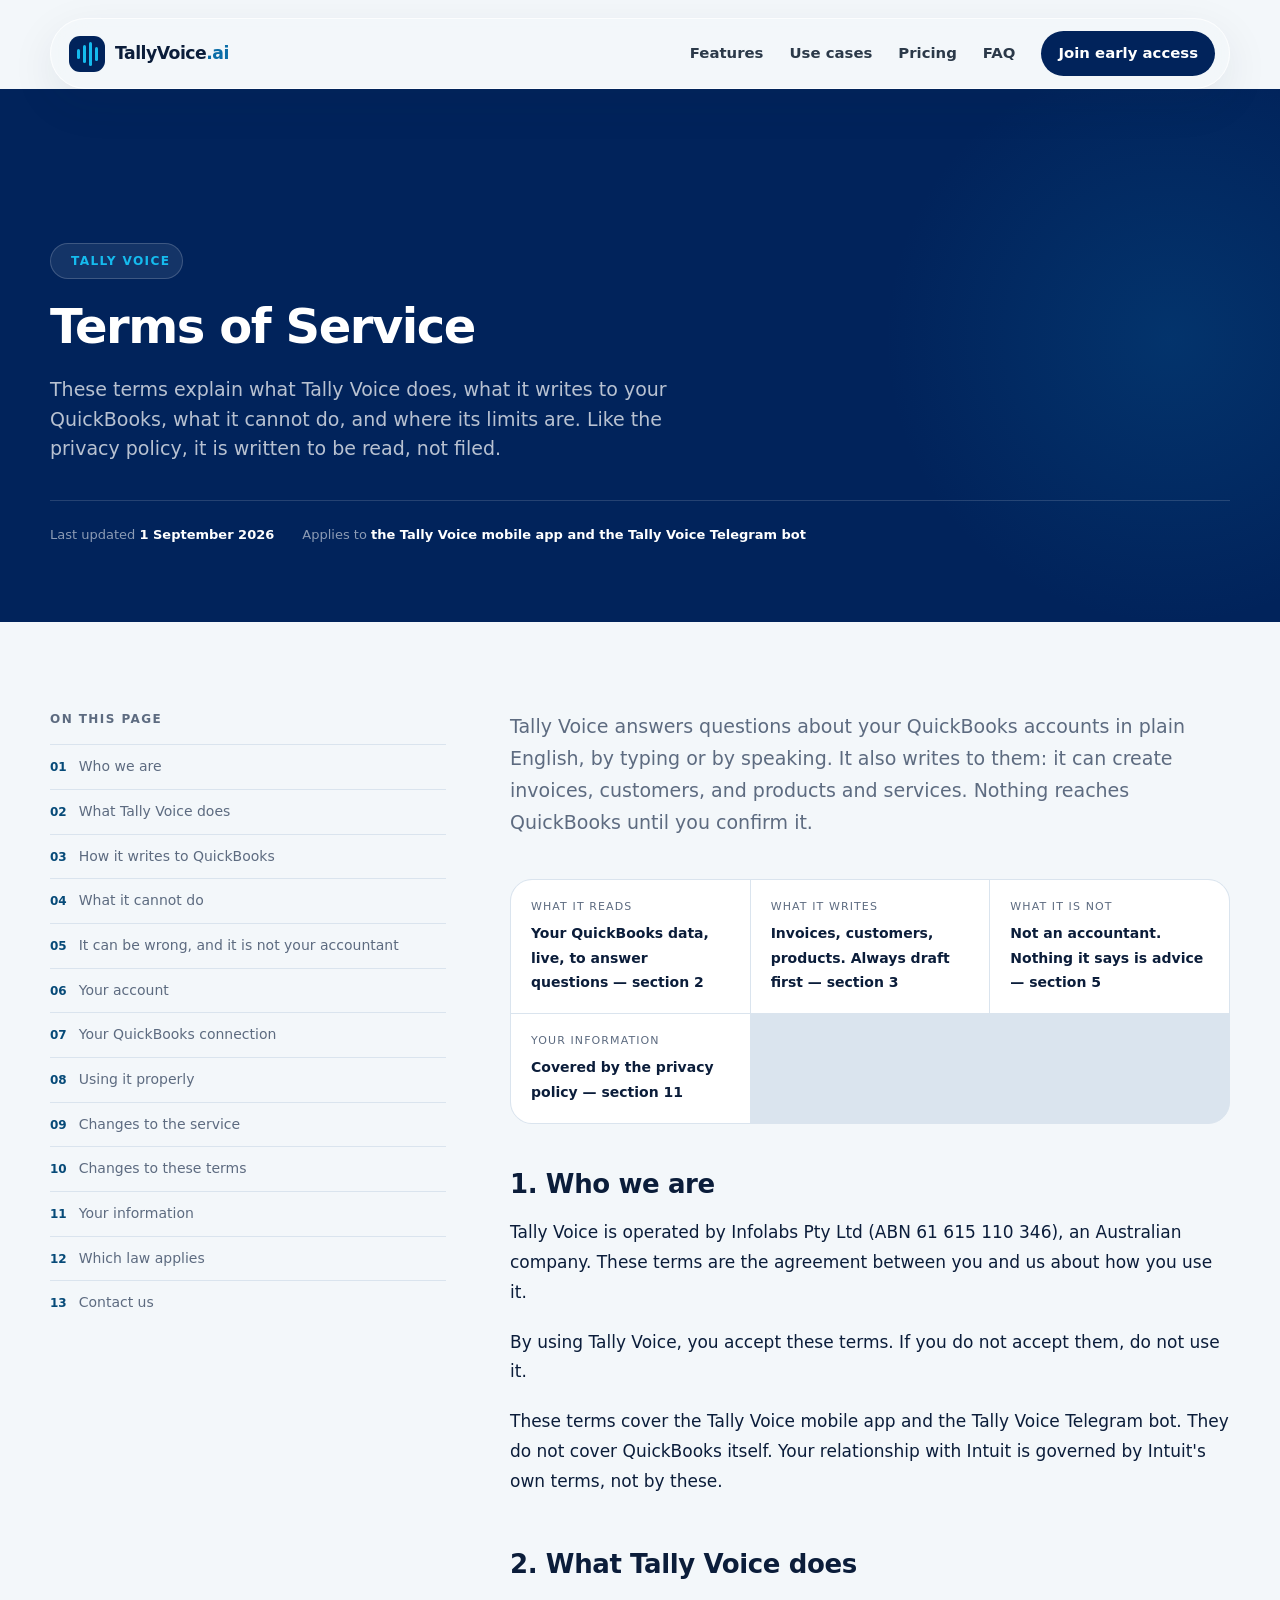
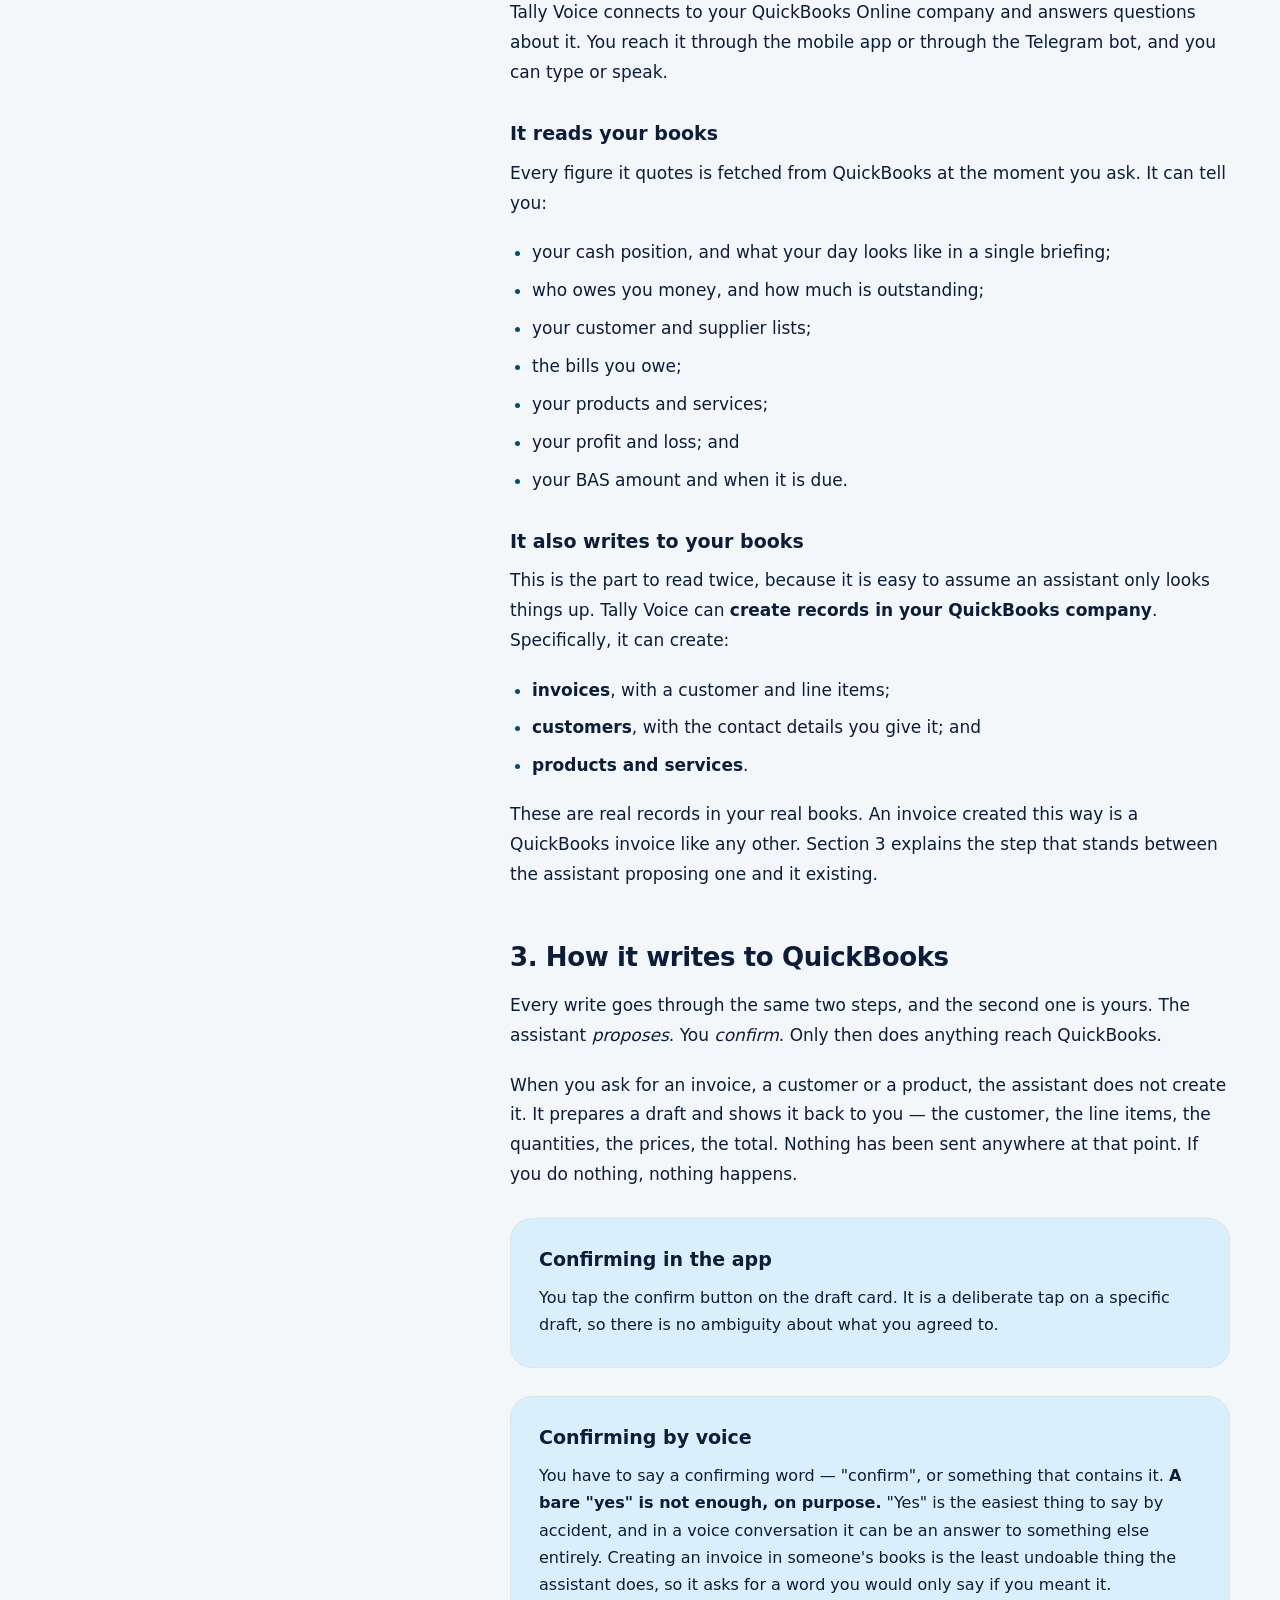
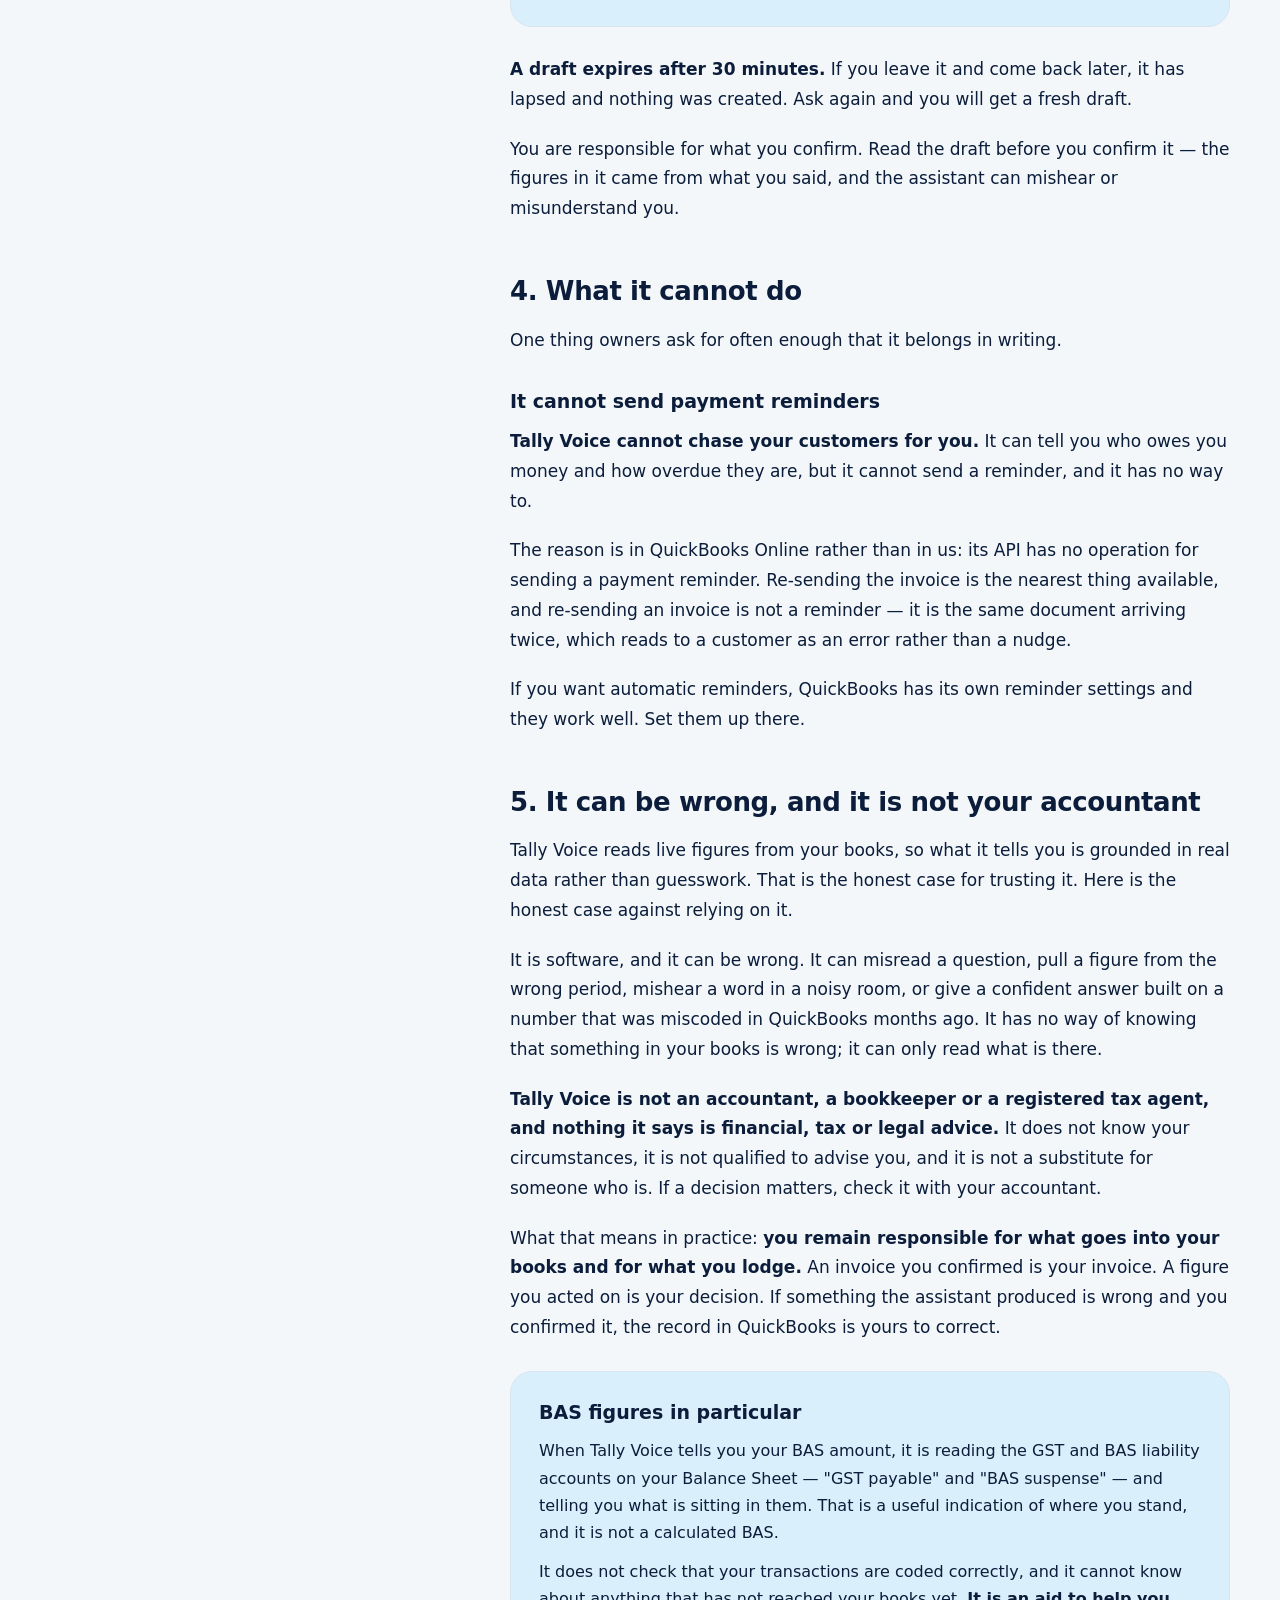
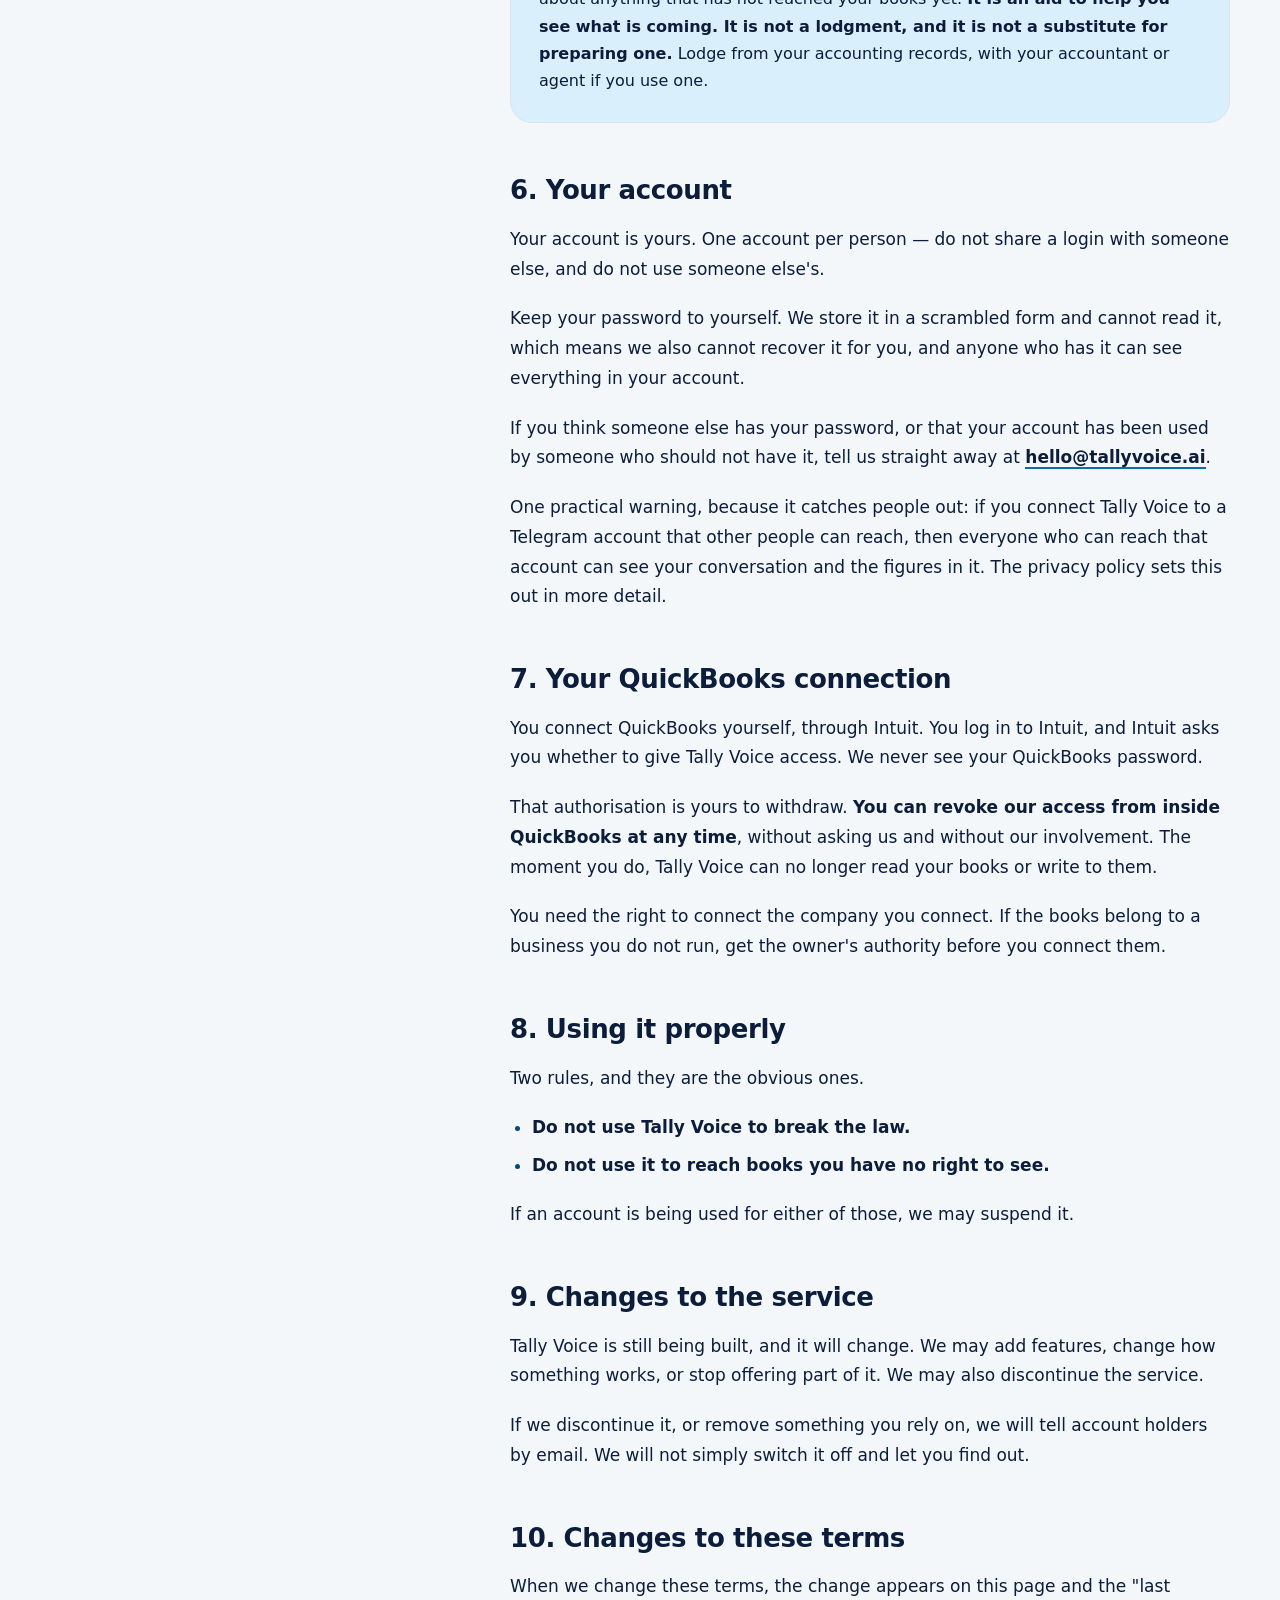
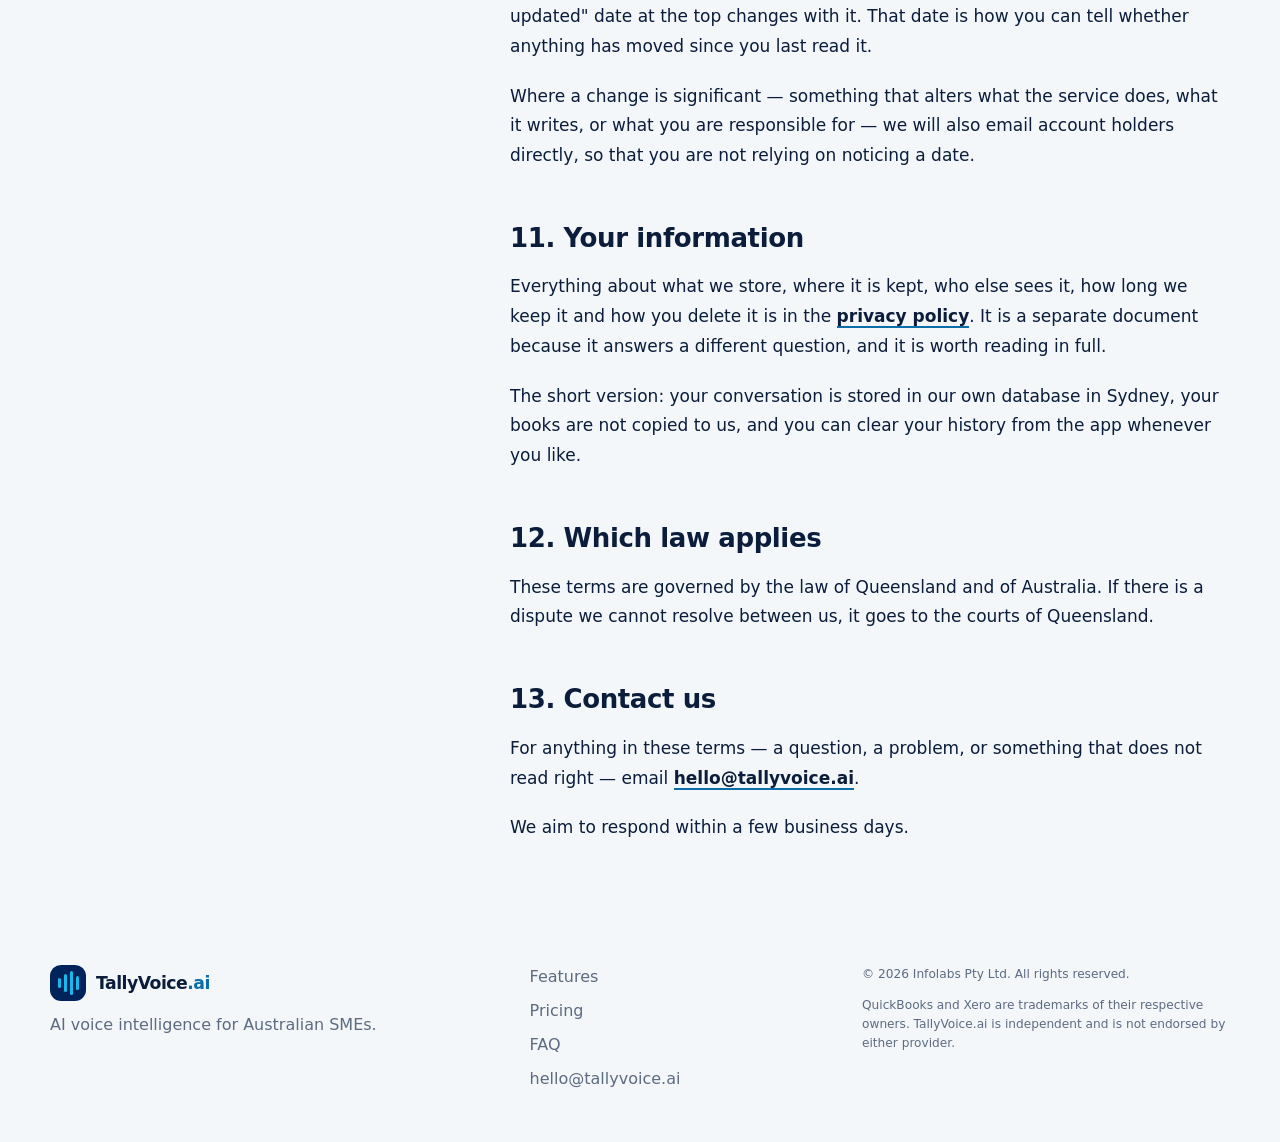
<file: terms/index.html>
<!DOCTYPE html>
<!-- Working notes for this page: ./NOTES.md (not deployed - see DEPLOY.md) -->
<html lang="en-AU">
<head>
  <meta charset="UTF-8" />
  <meta name="viewport" content="width=device-width, initial-scale=1.0" />
  <meta name="description" content="Terms of Service for TallyVoice.ai: what the assistant does, what it writes to your QuickBooks, what it cannot do, and where its limits are." />
  <title>Terms of Service | TallyVoice.ai</title>
  <link rel="icon" type="image/svg+xml" href="/favicon.svg" />
  <link rel="stylesheet" href="/styles.css" />
  <link rel="stylesheet" href="/legal.css" />
</head>
<body>
  <div class="page-shell">
    <header class="site-header">
      <a class="brand" href="/" aria-label="TallyVoice.ai home">
        <span class="brand-mark" aria-hidden="true">
          <span></span><span></span><span></span><span></span>
        </span>
        <span class="brand-name">TallyVoice<span>.ai</span></span>
      </a>

      <button class="menu-toggle" type="button" aria-label="Open navigation" aria-expanded="false">
        <span></span><span></span><span></span>
      </button>

      <nav class="site-nav" aria-label="Primary navigation">
        <a href="/#features">Features</a>
        <a href="/#use-cases">Use cases</a>
        <a href="/#pricing">Pricing</a>
        <a href="/#faq">FAQ</a>
        <a class="nav-cta" href="/#early-access">Join early access</a>
      </nav>
    </header>

    <main id="top">
      <section class="legal-hero section-dark">
        <div class="container">
          <div class="eyebrow"><span></span> Tally Voice</div>
          <h1>Terms of Service</h1>
          <p>These terms explain what Tally Voice does, what it writes to your QuickBooks, what it cannot do, and where its limits are. Like the privacy policy, it is written to be read, not filed.</p>
          <div class="legal-meta">
            <span>Last updated <strong>1 September 2026</strong></span>
            <span>Applies to <strong>the Tally Voice mobile app and the Tally Voice Telegram bot</strong></span>
          </div>
        </div>
      </section>

      <section class="legal-body">
        <div class="container legal-grid">
          <aside class="legal-toc" aria-label="On this page">
            <strong>On this page</strong>
            <ol>
              <li><a href="#who">Who we are</a></li>
              <li><a href="#what-it-does">What Tally Voice does</a></li>
              <li><a href="#writes">How it writes to QuickBooks</a></li>
              <li><a href="#cannot">What it cannot do</a></li>
              <li><a href="#limits">It can be wrong, and it is not your accountant</a></li>
              <li><a href="#account">Your account</a></li>
              <li><a href="#connection">Your QuickBooks connection</a></li>
              <li><a href="#acceptable">Using it properly</a></li>
              <li><a href="#service-changes">Changes to the service</a></li>
              <li><a href="#terms-changes">Changes to these terms</a></li>
              <li><a href="#privacy">Your information</a></li>
              <li><a href="#law">Which law applies</a></li>
              <li><a href="#contact">Contact us</a></li>
            </ol>
          </aside>

          <div class="legal-content">
            <p class="lead">Tally Voice answers questions about your QuickBooks accounts in plain English, by typing or by speaking. It also writes to them: it can create invoices, customers, and products and services. Nothing reaches QuickBooks until you confirm it.</p>

            <div class="legal-summary">
              <div><small>What it reads</small><span>Your QuickBooks data, live, to answer questions &mdash; section 2</span></div>
              <div><small>What it writes</small><span>Invoices, customers, products. Always draft first &mdash; section 3</span></div>
              <div><small>What it is not</small><span>Not an accountant. Nothing it says is advice &mdash; section 5</span></div>
              <div><small>Your information</small><span>Covered by the privacy policy &mdash; section 11</span></div>
            </div>

            <h2 id="who">1. Who we are</h2>
            <p>Tally Voice is operated by Infolabs Pty Ltd (ABN 61 615 110 346), an Australian company. These terms are the agreement between you and us about how you use it.</p>
            <p>By using Tally Voice, you accept these terms. If you do not accept them, do not use it.</p>
            <p>These terms cover the Tally Voice mobile app and the Tally Voice Telegram bot. They do not cover QuickBooks itself. Your relationship with Intuit is governed by Intuit's own terms, not by these.</p>

            <h2 id="what-it-does">2. What Tally Voice does</h2>
            <p>Tally Voice connects to your QuickBooks Online company and answers questions about it. You reach it through the mobile app or through the Telegram bot, and you can type or speak.</p>

            <h3>It reads your books</h3>
            <p>Every figure it quotes is fetched from QuickBooks at the moment you ask. It can tell you:</p>
            <ul>
              <li>your cash position, and what your day looks like in a single briefing;</li>
              <li>who owes you money, and how much is outstanding;</li>
              <li>your customer and supplier lists;</li>
              <li>the bills you owe;</li>
              <li>your products and services;</li>
              <li>your profit and loss; and</li>
              <li>your BAS amount and when it is due.</li>
            </ul>

            <h3>It also writes to your books</h3>
            <p>This is the part to read twice, because it is easy to assume an assistant only looks things up. Tally Voice can <strong>create records in your QuickBooks company</strong>. Specifically, it can create:</p>
            <ul>
              <li><strong>invoices</strong>, with a customer and line items;</li>
              <li><strong>customers</strong>, with the contact details you give it; and</li>
              <li><strong>products and services</strong>.</li>
            </ul>
            <p>These are real records in your real books. An invoice created this way is a QuickBooks invoice like any other. Section 3 explains the step that stands between the assistant proposing one and it existing.</p>

            <h2 id="writes">3. How it writes to QuickBooks</h2>
            <p>Every write goes through the same two steps, and the second one is yours. The assistant <em>proposes</em>. You <em>confirm</em>. Only then does anything reach QuickBooks.</p>
            <p>When you ask for an invoice, a customer or a product, the assistant does not create it. It prepares a draft and shows it back to you &mdash; the customer, the line items, the quantities, the prices, the total. Nothing has been sent anywhere at that point. If you do nothing, nothing happens.</p>

            <div class="legal-callout">
              <h3>Confirming in the app</h3>
              <p>You tap the confirm button on the draft card. It is a deliberate tap on a specific draft, so there is no ambiguity about what you agreed to.</p>
            </div>

            <div class="legal-callout">
              <h3>Confirming by voice</h3>
              <p>You have to say a confirming word &mdash; "confirm", or something that contains it. <strong>A bare "yes" is not enough, on purpose.</strong> "Yes" is the easiest thing to say by accident, and in a voice conversation it can be an answer to something else entirely. Creating an invoice in someone's books is the least undoable thing the assistant does, so it asks for a word you would only say if you meant it.</p>
            </div>

            <p><strong>A draft expires after 30 minutes.</strong> If you leave it and come back later, it has lapsed and nothing was created. Ask again and you will get a fresh draft.</p>
            <p>You are responsible for what you confirm. Read the draft before you confirm it &mdash; the figures in it came from what you said, and the assistant can mishear or misunderstand you.</p>

            <h2 id="cannot">4. What it cannot do</h2>
            <p>One thing owners ask for often enough that it belongs in writing.</p>

            <h3>It cannot send payment reminders</h3>
            <p><strong>Tally Voice cannot chase your customers for you.</strong> It can tell you who owes you money and how overdue they are, but it cannot send a reminder, and it has no way to.</p>
            <p>The reason is in QuickBooks Online rather than in us: its API has no operation for sending a payment reminder. Re-sending the invoice is the nearest thing available, and re-sending an invoice is not a reminder &mdash; it is the same document arriving twice, which reads to a customer as an error rather than a nudge.</p>
            <p>If you want automatic reminders, QuickBooks has its own reminder settings and they work well. Set them up there.</p>

            <h2 id="limits">5. It can be wrong, and it is not your accountant</h2>
            <p>Tally Voice reads live figures from your books, so what it tells you is grounded in real data rather than guesswork. That is the honest case for trusting it. Here is the honest case against relying on it.</p>
            <p>It is software, and it can be wrong. It can misread a question, pull a figure from the wrong period, mishear a word in a noisy room, or give a confident answer built on a number that was miscoded in QuickBooks months ago. It has no way of knowing that something in your books is wrong; it can only read what is there.</p>
            <p><strong>Tally Voice is not an accountant, a bookkeeper or a registered tax agent, and nothing it says is financial, tax or legal advice.</strong> It does not know your circumstances, it is not qualified to advise you, and it is not a substitute for someone who is. If a decision matters, check it with your accountant.</p>
            <p>What that means in practice: <strong>you remain responsible for what goes into your books and for what you lodge.</strong> An invoice you confirmed is your invoice. A figure you acted on is your decision. If something the assistant produced is wrong and you confirmed it, the record in QuickBooks is yours to correct.</p>

            <div class="legal-callout">
              <h3>BAS figures in particular</h3>
              <p>When Tally Voice tells you your BAS amount, it is reading the GST and BAS liability accounts on your Balance Sheet &mdash; "GST payable" and "BAS suspense" &mdash; and telling you what is sitting in them. That is a useful indication of where you stand, and it is not a calculated BAS.</p>
              <p>It does not check that your transactions are coded correctly, and it cannot know about anything that has not reached your books yet. <strong>It is an aid to help you see what is coming. It is not a lodgment, and it is not a substitute for preparing one.</strong> Lodge from your accounting records, with your accountant or agent if you use one.</p>
            </div>

            <h2 id="account">6. Your account</h2>
            <p>Your account is yours. One account per person &mdash; do not share a login with someone else, and do not use someone else's.</p>
            <p>Keep your password to yourself. We store it in a scrambled form and cannot read it, which means we also cannot recover it for you, and anyone who has it can see everything in your account.</p>
            <p>If you think someone else has your password, or that your account has been used by someone who should not have it, tell us straight away at <a href="mailto:hello@tallyvoice.ai">hello@tallyvoice.ai</a>.</p>
            <p>One practical warning, because it catches people out: if you connect Tally Voice to a Telegram account that other people can reach, then everyone who can reach that account can see your conversation and the figures in it. The privacy policy sets this out in more detail.</p>

            <h2 id="connection">7. Your QuickBooks connection</h2>
            <p>You connect QuickBooks yourself, through Intuit. You log in to Intuit, and Intuit asks you whether to give Tally Voice access. We never see your QuickBooks password.</p>
            <p>That authorisation is yours to withdraw. <strong>You can revoke our access from inside QuickBooks at any time</strong>, without asking us and without our involvement. The moment you do, Tally Voice can no longer read your books or write to them.</p>
            <p>You need the right to connect the company you connect. If the books belong to a business you do not run, get the owner's authority before you connect them.</p>

            <h2 id="acceptable">8. Using it properly</h2>
            <p>Two rules, and they are the obvious ones.</p>
            <ul>
              <li><strong>Do not use Tally Voice to break the law.</strong></li>
              <li><strong>Do not use it to reach books you have no right to see.</strong></li>
            </ul>
            <p>If an account is being used for either of those, we may suspend it.</p>

            <h2 id="service-changes">9. Changes to the service</h2>
            <p>Tally Voice is still being built, and it will change. We may add features, change how something works, or stop offering part of it. We may also discontinue the service.</p>
            <p>If we discontinue it, or remove something you rely on, we will tell account holders by email. We will not simply switch it off and let you find out.</p>

            <h2 id="terms-changes">10. Changes to these terms</h2>
            <p>When we change these terms, the change appears on this page and the "last updated" date at the top changes with it. That date is how you can tell whether anything has moved since you last read it.</p>
            <p>Where a change is significant &mdash; something that alters what the service does, what it writes, or what you are responsible for &mdash; we will also email account holders directly, so that you are not relying on noticing a date.</p>

            <h2 id="privacy">11. Your information</h2>
            <p>Everything about what we store, where it is kept, who else sees it, how long we keep it and how you delete it is in the <a href="/privacy/">privacy policy</a>. It is a separate document because it answers a different question, and it is worth reading in full.</p>
            <p>The short version: your conversation is stored in our own database in Sydney, your books are not copied to us, and you can clear your history from the app whenever you like.</p>

            <h2 id="law">12. Which law applies</h2>
            <p>These terms are governed by the law of Queensland and of Australia. If there is a dispute we cannot resolve between us, it goes to the courts of Queensland.</p>

            <h2 id="contact">13. Contact us</h2>
            <p>For anything in these terms &mdash; a question, a problem, or something that does not read right &mdash; email <a href="mailto:hello@tallyvoice.ai">hello@tallyvoice.ai</a>.</p>
            <p>We aim to respond within a few business days.</p>
          </div>
        </div>
      </section>
    </main>
    <footer class="site-footer">
      <div>
        <a class="brand footer-brand" href="/">
          <span class="brand-mark" aria-hidden="true"><span></span><span></span><span></span><span></span></span>
          <span class="brand-name">TallyVoice<span>.ai</span></span>
        </a>
        <p>AI voice intelligence for Australian SMEs.</p>
      </div>
      <div class="footer-links">
        <a href="/#features">Features</a>
        <a href="/#pricing">Pricing</a>
        <a href="/#faq">FAQ</a>
        <a href="mailto:hello@tallyvoice.ai">hello@tallyvoice.ai</a>
      </div>
      <div class="footer-legal">
        <p>&copy; <span id="current-year"></span> Infolabs Pty Ltd. All rights reserved.</p>
        <p>QuickBooks and Xero are trademarks of their respective owners. TallyVoice.ai is independent and is not endorsed by either provider.</p>
      </div>
    </footer>
  </div>

  <script src="/script.js"></script>
</body>
</html>
</file>
<file: styles.css>
:root {
  --ink: #0b1d3a;
  --muted: #5d6b80;
  --paper: #f3f7fa;
  --white: #ffffff;
  --blue: #0b6ea8;
  --blue-dark: #064a78;
  --cyan: #15bbee;
  --sky: #d9effb;
  --navy: #01235b;
  --line: #dae4ee;
  --shadow: 0 24px 60px rgba(1, 35, 91, 0.12);
  --radius-lg: 32px;
  --radius-md: 22px;
  --radius-sm: 14px;
}

* {
  box-sizing: border-box;
}

html {
  scroll-behavior: smooth;
}

body {
  margin: 0;
  font-family: Inter, ui-sans-serif, system-ui, -apple-system, BlinkMacSystemFont, "Segoe UI", sans-serif;
  color: var(--ink);
  background: var(--paper);
  line-height: 1.55;
}

button,
input,
select {
  font: inherit;
}

a {
  color: inherit;
  text-decoration: none;
}

.page-shell {
  overflow: hidden;
}

.site-header {
  position: sticky;
  top: 0;
  z-index: 50;
  display: flex;
  align-items: center;
  justify-content: space-between;
  width: min(1180px, calc(100% - 32px));
  margin: 18px auto 0;
  padding: 12px 14px 12px 18px;
  border: 1px solid rgba(255, 255, 255, 0.75);
  border-radius: 999px;
  background: rgba(243, 247, 250, 0.86);
  box-shadow: 0 14px 45px rgba(20, 40, 62, 0.08);
  backdrop-filter: blur(18px);
}

.brand {
  display: inline-flex;
  align-items: center;
  gap: 10px;
  font-weight: 800;
}

.brand-mark {
  display: inline-flex;
  align-items: center;
  justify-content: center;
  gap: 3px;
  width: 36px;
  height: 36px;
  border-radius: 11px;
  background: var(--navy);
}

.brand-mark span {
  width: 3px;
  border-radius: 999px;
  background: var(--cyan);
}

.brand-mark span:nth-child(1) { height: 10px; }
.brand-mark span:nth-child(2) { height: 18px; }
.brand-mark span:nth-child(3) { height: 24px; }
.brand-mark span:nth-child(4) { height: 14px; }

.brand-name {
  font-size: 1.08rem;
  letter-spacing: -0.03em;
}

.brand-name span {
  color: var(--blue);
}

.site-nav {
  display: flex;
  align-items: center;
  gap: 26px;
  font-size: 0.93rem;
  font-weight: 650;
}

.site-nav a {
  color: #2b3949;
}

.site-nav a:hover {
  color: var(--blue);
}

.nav-cta {
  padding: 11px 17px;
  border-radius: 999px;
  background: var(--navy);
  color: var(--white) !important;
}

.menu-toggle {
  display: none;
  width: 42px;
  height: 42px;
  border: 0;
  border-radius: 50%;
  background: var(--navy);
}

.menu-toggle span {
  display: block;
  width: 18px;
  height: 2px;
  margin: 4px auto;
  background: var(--white);
}

.section-pad {
  width: min(1180px, calc(100% - 40px));
  margin: 0 auto;
  padding: 110px 0;
}

.hero {
  display: grid;
  grid-template-columns: 1.02fr 0.98fr;
  align-items: center;
  gap: 66px;
  min-height: 770px;
  padding-top: 76px;
}

.hero-copy {
  max-width: 640px;
}

.eyebrow {
  display: inline-flex;
  align-items: center;
  gap: 8px;
  margin-bottom: 22px;
  padding: 8px 12px;
  border: 1px solid rgba(11, 110, 168, 0.18);
  border-radius: 999px;
  background: rgba(217, 239, 251, 0.74);
  color: var(--blue-dark);
  font-size: 0.76rem;
  font-weight: 800;
  letter-spacing: 0.11em;
  text-transform: uppercase;
}

.eyebrow.light {
  border-color: rgba(255, 255, 255, 0.18);
  background: rgba(255, 255, 255, 0.08);
  color: var(--cyan);
}

h1,
h2,
h3,
p {
  margin-top: 0;
}

h1 {
  max-width: 700px;
  margin-bottom: 24px;
  font-size: clamp(3.6rem, 7.2vw, 6.7rem);
  line-height: 0.95;
  letter-spacing: -0.075em;
}

.hero-lead {
  max-width: 610px;
  margin-bottom: 34px;
  color: var(--muted);
  font-size: 1.18rem;
}

.hero-actions {
  display: flex;
  flex-wrap: wrap;
  gap: 12px;
  margin-bottom: 28px;
}

.button {
  display: inline-flex;
  align-items: center;
  justify-content: center;
  min-height: 52px;
  padding: 0 22px;
  border: 1px solid transparent;
  border-radius: 999px;
  font-weight: 800;
  cursor: pointer;
  transition: transform 180ms ease, box-shadow 180ms ease, background 180ms ease;
}

.button:hover {
  transform: translateY(-2px);
}

.button-primary {
  background: var(--navy);
  color: var(--white);
  box-shadow: 0 16px 34px rgba(16, 24, 34, 0.18);
}

.button-primary:hover {
  background: #18283b;
}

.button-secondary {
  border-color: var(--line);
  background: rgba(255, 255, 255, 0.7);
  color: var(--ink);
}

.button-light {
  background: var(--cyan);
  color: var(--ink);
}

.wide {
  width: 100%;
}

.integration-row {
  display: flex;
  align-items: center;
  flex-wrap: wrap;
  gap: 10px;
  color: var(--muted);
  font-size: 0.9rem;
}

.integration-row strong {
  color: var(--ink);
}

.dot {
  width: 4px;
  height: 4px;
  border-radius: 50%;
  background: var(--blue);
}

.hero-visual {
  position: relative;
  display: flex;
  justify-content: center;
  min-height: 620px;
}

.hero-visual::before {
  position: absolute;
  inset: 40px 20px 30px 40px;
  content: "";
  border-radius: 42% 58% 61% 39% / 39% 45% 55% 61%;
  background: radial-gradient(circle at 35% 25%, #d9effb 0%, #bfd2e8 45%, #99b6d7 100%);
  filter: blur(0.2px);
}

.phone-frame {
  position: relative;
  z-index: 2;
  width: 330px;
  height: 660px;
  padding: 10px;
  border: 1px solid rgba(255, 255, 255, 0.62);
  border-radius: 48px;
  background: #0f151c;
  box-shadow: 0 35px 80px rgba(15, 34, 55, 0.26);
  transform: rotate(3deg);
}

.phone-topbar {
  display: flex;
  align-items: center;
  justify-content: space-between;
  height: 36px;
  padding: 0 15px;
  color: #d3d9df;
  font-size: 0.67rem;
}

.phone-pill {
  width: 88px;
  height: 24px;
  border-radius: 999px;
  background: #050709;
}

.app-screen {
  height: calc(100% - 36px);
  padding: 22px 18px 18px;
  overflow: hidden;
  border-radius: 36px;
  background: linear-gradient(180deg, #f5f6f8 0%, #eaedf1 100%);
}

.app-header {
  display: flex;
  align-items: center;
  justify-content: space-between;
  margin-bottom: 18px;
}

.app-kicker {
  color: var(--blue);
  font-size: 0.69rem;
  font-weight: 800;
  letter-spacing: 0.08em;
  text-transform: uppercase;
}

.app-header h2 {
  margin: 3px 0 0;
  font-size: 1.38rem;
  letter-spacing: -0.04em;
}

.avatar {
  display: grid;
  place-items: center;
  width: 38px;
  height: 38px;
  border-radius: 50%;
  background: var(--navy);
  color: var(--cyan);
  font-size: 0.74rem;
  font-weight: 800;
}

.balance-card {
  display: flex;
  flex-direction: column;
  margin-bottom: 14px;
  padding: 18px;
  border-radius: 20px;
  background: var(--navy);
  color: var(--white);
}

.balance-card span,
.balance-card small {
  color: #aeb6bf;
  font-size: 0.72rem;
}

.balance-card strong {
  margin: 5px 0 2px;
  color: var(--cyan);
  font-size: 2rem;
  letter-spacing: -0.05em;
}

.voice-query {
  display: flex;
  align-items: center;
  gap: 12px;
  margin-bottom: 14px;
  padding: 14px;
  border: 1px solid #d6dbe1;
  border-radius: 18px;
  background: var(--white);
}

.voice-query p {
  margin: 0;
  color: #313c49;
  font-size: 0.84rem;
  font-weight: 700;
}

.voice-icon {
  display: flex;
  align-items: center;
  justify-content: center;
  gap: 2px;
  width: 32px;
  height: 32px;
  border-radius: 50%;
  background: var(--sky);
}

.voice-icon span {
  width: 2px;
  border-radius: 999px;
  background: var(--blue);
  animation: pulseBars 1.4s ease-in-out infinite;
}

.voice-icon span:nth-child(1) { height: 8px; }
.voice-icon span:nth-child(2) { height: 14px; animation-delay: 0.1s; }
.voice-icon span:nth-child(3) { height: 20px; animation-delay: 0.2s; }
.voice-icon span:nth-child(4) { height: 12px; animation-delay: 0.3s; }
.voice-icon span:nth-child(5) { height: 7px; animation-delay: 0.4s; }

@keyframes pulseBars {
  0%, 100% { transform: scaleY(0.75); }
  50% { transform: scaleY(1.2); }
}

.answer-card {
  margin-bottom: 14px;
  padding: 16px;
  border-radius: 20px;
  background: var(--white);
  box-shadow: 0 14px 30px rgba(28, 49, 72, 0.08);
}

.answer-label {
  color: var(--blue);
  font-size: 0.68rem;
  font-weight: 800;
  letter-spacing: 0.08em;
  text-transform: uppercase;
}

.answer-card p {
  margin: 7px 0 12px;
  color: #3d4651;
  font-size: 0.82rem;
}

.answer-card button {
  width: 100%;
  padding: 10px;
  border: 0;
  border-radius: 12px;
  background: var(--sky);
  color: var(--blue-dark);
  font-size: 0.75rem;
  font-weight: 800;
}

.mini-grid {
  display: grid;
  grid-template-columns: repeat(2, 1fr);
  gap: 10px;
}

.mini-grid div {
  display: flex;
  flex-direction: column;
  padding: 14px;
  border: 1px solid #d8dde3;
  border-radius: 17px;
  background: rgba(255, 255, 255, 0.66);
}

.mini-grid span,
.mini-grid small {
  color: #6a727b;
  font-size: 0.67rem;
}

.mini-grid strong {
  margin: 4px 0;
  font-size: 1rem;
}

.floating-card {
  position: absolute;
  z-index: 3;
  padding: 12px 16px;
  border: 1px solid rgba(255, 255, 255, 0.65);
  border-radius: 16px;
  background: rgba(255, 255, 255, 0.9);
  box-shadow: 0 16px 35px rgba(15, 34, 55, 0.12);
  backdrop-filter: blur(14px);
  color: #313c49;
  font-size: 0.76rem;
  font-weight: 800;
}

.floating-card-one {
  top: 90px;
  right: 0;
}

.floating-card-two {
  left: 20px;
  bottom: 80px;
  display: flex;
  flex-direction: column;
}

.floating-card-two span {
  color: var(--muted);
  font-size: 0.68rem;
}

.status-dot,
.listening-dot {
  display: inline-block;
  width: 8px;
  height: 8px;
  margin-right: 7px;
  border-radius: 50%;
  background: var(--blue);
  box-shadow: 0 0 0 5px rgba(11, 110, 168, 0.12);
}

.trust-strip {
  display: grid;
  grid-template-columns: repeat(4, 1fr);
  width: min(1180px, calc(100% - 40px));
  margin: 0 auto;
  border-top: 1px solid var(--line);
  border-bottom: 1px solid var(--line);
}

.trust-strip div {
  padding: 22px 18px;
  border-right: 1px solid var(--line);
  color: #435160;
  font-size: 0.84rem;
  font-weight: 800;
  text-align: center;
}

.trust-strip div:last-child {
  border-right: 0;
}

.section-heading {
  max-width: 760px;
  margin: 0 auto 54px;
  text-align: center;
}

.section-heading.left {
  margin-left: 0;
  text-align: left;
}

.section-heading h2,
.security-copy h2,
.early-access h2 {
  margin-bottom: 16px;
  font-size: clamp(2.3rem, 4.6vw, 4.4rem);
  line-height: 1.01;
  letter-spacing: -0.06em;
}

.section-heading p,
.security-copy p,
.early-access p {
  color: var(--muted);
  font-size: 1.05rem;
}

.feature-grid {
  display: grid;
  grid-template-columns: repeat(3, 1fr);
  gap: 18px;
}

.feature-card {
  min-height: 250px;
  padding: 28px;
  border: 1px solid var(--line);
  border-radius: var(--radius-md);
  background: rgba(255, 255, 255, 0.66);
}

.feature-card.featured {
  background: var(--navy);
  color: var(--white);
  box-shadow: var(--shadow);
}

.feature-icon {
  display: grid;
  place-items: center;
  width: 44px;
  height: 44px;
  margin-bottom: 34px;
  border-radius: 13px;
  background: var(--sky);
  color: var(--blue-dark);
  font-weight: 900;
}

.featured .feature-icon {
  background: var(--cyan);
  color: var(--ink);
}

.feature-card h3,
.audience-grid h3,
.workflow-step h3,
.security-grid strong {
  margin-bottom: 10px;
  font-size: 1.24rem;
  letter-spacing: -0.03em;
}

.feature-card p,
.audience-grid p,
.workflow-step p,
.security-grid p {
  margin: 0;
  color: var(--muted);
  font-size: 0.92rem;
}

.featured p {
  color: #b7bec7;
}

.voice-prompts {
  display: grid;
  grid-template-columns: 1.05fr 0.95fr;
  gap: 24px;
  align-items: stretch;
}

.prompt-panel,
.answer-panel {
  border-radius: var(--radius-lg);
}

.prompt-panel {
  padding: 44px;
  background: #e5ecf4;
}

.prompt-list {
  display: grid;
  gap: 10px;
}

.prompt {
  display: flex;
  align-items: center;
  justify-content: space-between;
  gap: 20px;
  width: 100%;
  padding: 18px;
  border: 1px solid transparent;
  border-radius: 16px;
  background: rgba(255, 255, 255, 0.52);
  color: var(--ink);
  text-align: left;
  cursor: pointer;
}

.prompt span {
  font-weight: 750;
}

.prompt strong {
  color: var(--blue-dark);
  font-size: 0.72rem;
  text-transform: uppercase;
}

.prompt.active {
  border-color: rgba(11, 110, 168, 0.23);
  background: var(--white);
  box-shadow: 0 10px 24px rgba(26, 57, 92, 0.08);
}

.answer-panel {
  display: flex;
  flex-direction: column;
  justify-content: center;
  padding: 46px;
  background: var(--navy);
  color: var(--white);
}

.answer-topline {
  margin-bottom: 28px;
  color: var(--cyan);
  font-size: 0.75rem;
  font-weight: 850;
  letter-spacing: 0.08em;
  text-transform: uppercase;
}

.answer-panel > p {
  margin-bottom: 36px;
  font-size: clamp(1.55rem, 3.2vw, 2.45rem);
  line-height: 1.2;
  letter-spacing: -0.04em;
}

.answer-actions {
  display: flex;
  flex-wrap: wrap;
  gap: 10px;
}

.answer-actions span {
  padding: 9px 12px;
  border: 1px solid rgba(255, 255, 255, 0.14);
  border-radius: 999px;
  color: #b6bec8;
  font-size: 0.74rem;
}

.audience-grid {
  display: grid;
  grid-template-columns: repeat(4, 1fr);
  border-top: 1px solid var(--line);
}

.audience-grid article {
  padding: 32px 26px;
  border-right: 1px solid var(--line);
}

.audience-grid article:last-child {
  border-right: 0;
}

.audience-number {
  display: block;
  margin-bottom: 44px;
  color: var(--blue);
  font-size: 0.76rem;
  font-weight: 900;
}

.workflow-section {
  display: grid;
  grid-template-columns: 0.78fr 1.22fr;
  gap: 50px;
  align-items: start;
}

.compact-heading {
  margin-bottom: 0;
}

.workflow-grid {
  display: grid;
  grid-template-columns: repeat(2, 1fr);
  gap: 14px;
}

.workflow-step {
  padding: 26px;
  border: 1px solid var(--line);
  border-radius: 20px;
  background: rgba(255, 255, 255, 0.58);
}

.workflow-step > span {
  display: grid;
  place-items: center;
  width: 36px;
  height: 36px;
  margin-bottom: 28px;
  border-radius: 50%;
  background: var(--navy);
  color: var(--cyan);
  font-size: 0.78rem;
  font-weight: 900;
}

.pricing-section {
  padding-top: 120px;
}

.pricing-grid {
  display: grid;
  grid-template-columns: repeat(3, 1fr);
  gap: 18px;
  align-items: stretch;
}

.price-card {
  position: relative;
  display: flex;
  flex-direction: column;
  padding: 32px;
  border: 1px solid var(--line);
  border-radius: 24px;
  background: rgba(255, 255, 255, 0.72);
}

.price-card.popular {
  border-color: var(--ink);
  background: var(--navy);
  color: var(--white);
  box-shadow: var(--shadow);
  transform: translateY(-10px);
}

.popular-badge {
  position: absolute;
  top: 18px;
  right: 18px;
  padding: 7px 10px;
  border-radius: 999px;
  background: var(--cyan);
  color: var(--ink);
  font-size: 0.66rem;
  font-weight: 900;
  text-transform: uppercase;
}

.plan-name {
  display: block;
  margin-bottom: 18px;
  color: var(--blue);
  font-size: 0.78rem;
  font-weight: 900;
  letter-spacing: 0.09em;
  text-transform: uppercase;
}

.popular .plan-name {
  color: var(--cyan);
}

.price {
  display: flex;
  align-items: flex-end;
  gap: 7px;
  margin-bottom: 14px;
}

.price strong {
  font-size: 3.4rem;
  line-height: 1;
  letter-spacing: -0.06em;
}

.price span {
  color: var(--muted);
}

.popular .price span,
.popular > p,
.popular li {
  color: #b6bec7;
}

.price-card > p {
  min-height: 70px;
  color: var(--muted);
}

.price-card ul {
  flex: 1;
  margin: 20px 0 28px;
  padding: 0;
  list-style: none;
}

.price-card li {
  position: relative;
  margin-bottom: 12px;
  padding-left: 24px;
  color: #4c5662;
  font-size: 0.9rem;
}

.price-card li::before {
  position: absolute;
  left: 0;
  content: "✓";
  color: var(--blue);
  font-weight: 900;
}

.popular li::before {
  color: var(--cyan);
}

.security-section {
  display: grid;
  grid-template-columns: 0.9fr 1.1fr;
  gap: 60px;
  align-items: center;
}

.security-grid {
  display: grid;
  grid-template-columns: repeat(2, 1fr);
  gap: 14px;
}

.security-grid div {
  padding: 24px;
  border: 1px solid var(--line);
  border-radius: 20px;
  background: rgba(255, 255, 255, 0.66);
}

.security-grid span {
  display: block;
  margin-bottom: 26px;
  color: var(--blue);
  font-size: 0.72rem;
  font-weight: 900;
}

.security-grid strong {
  display: block;
}

.faq-section {
  display: grid;
  grid-template-columns: 0.75fr 1.25fr;
  gap: 60px;
  align-items: start;
}

.faq-list {
  border-top: 1px solid var(--line);
}

.faq-list details {
  border-bottom: 1px solid var(--line);
}

.faq-list summary {
  position: relative;
  padding: 24px 44px 24px 0;
  cursor: pointer;
  list-style: none;
  font-size: 1.05rem;
  font-weight: 800;
}

.faq-list summary::-webkit-details-marker {
  display: none;
}

.faq-list summary::after {
  position: absolute;
  top: 22px;
  right: 4px;
  content: "+";
  color: var(--blue);
  font-size: 1.5rem;
  font-weight: 500;
}

.faq-list details[open] summary::after {
  content: "−";
}

.faq-list details p {
  max-width: 680px;
  padding: 0 0 24px;
  color: var(--muted);
}

.early-access {
  display: grid;
  grid-template-columns: 1fr 0.86fr;
  gap: 70px;
  margin-bottom: 80px;
  padding: 64px;
  border-radius: 38px;
  background: var(--navy);
  color: var(--white);
}

.early-access p {
  color: #b7bfc8;
}

.signup-form {
  display: grid;
  gap: 14px;
}

.signup-form label {
  display: grid;
  gap: 7px;
}

.signup-form label span {
  color: #b9c0c9;
  font-size: 0.74rem;
  font-weight: 800;
}

.signup-form input,
.signup-form select {
  width: 100%;
  min-height: 52px;
  padding: 0 15px;
  border: 1px solid rgba(255, 255, 255, 0.16);
  border-radius: 14px;
  outline: none;
  background: rgba(255, 255, 255, 0.08);
  color: var(--white);
}

.signup-form select option {
  color: var(--ink);
}

.signup-form input::placeholder {
  color: #919aa5;
}

.signup-form input:focus,
.signup-form select:focus {
  border-color: var(--cyan);
}

.form-message {
  min-height: 20px;
  margin: 0;
  color: var(--cyan) !important;
  font-size: 0.82rem !important;
}

.site-footer {
  display: grid;
  grid-template-columns: 1.2fr 0.8fr 1fr;
  gap: 38px;
  width: min(1180px, calc(100% - 40px));
  margin: 0 auto;
  padding: 0 0 50px;
  color: var(--muted);
}

.footer-brand {
  margin-bottom: 12px;
  color: var(--ink);
}

.footer-links {
  display: grid;
  gap: 9px;
  align-content: start;
}

.footer-links a:hover {
  color: var(--blue);
}

.footer-legal {
  font-size: 0.76rem;
}

@media (max-width: 980px) {
  .site-nav {
    position: absolute;
    top: 66px;
    right: 0;
    display: none;
    flex-direction: column;
    align-items: stretch;
    width: min(320px, calc(100vw - 32px));
    padding: 18px;
    border: 1px solid var(--line);
    border-radius: 20px;
    background: var(--white);
    box-shadow: var(--shadow);
  }

  .site-nav.open {
    display: flex;
  }

  .menu-toggle {
    display: block;
  }

  .hero,
  .voice-prompts,
  .workflow-section,
  .security-section,
  .faq-section,
  .early-access {
    grid-template-columns: 1fr;
  }

  .hero {
    min-height: auto;
    padding-top: 88px;
  }

  .hero-copy {
    max-width: 760px;
  }

  .feature-grid,
  .pricing-grid {
    grid-template-columns: repeat(2, 1fr);
  }

  .audience-grid {
    grid-template-columns: repeat(2, 1fr);
  }

  .audience-grid article:nth-child(2) {
    border-right: 0;
  }

  .workflow-section,
  .security-section,
  .faq-section {
    gap: 34px;
  }

  .price-card.popular {
    transform: none;
  }

  .early-access {
    padding: 46px;
  }

  .site-footer {
    grid-template-columns: 1fr 1fr;
  }

  .footer-legal {
    grid-column: 1 / -1;
  }
}

@media (max-width: 700px) {
  .site-header {
    width: calc(100% - 20px);
    margin-top: 10px;
  }

  .section-pad {
    width: min(100% - 28px, 1180px);
    padding: 78px 0;
  }

  h1 {
    font-size: clamp(3.2rem, 16vw, 5rem);
  }

  .hero {
    gap: 34px;
    padding-top: 66px;
  }

  .hero-visual {
    min-height: 600px;
  }

  .phone-frame {
    width: min(310px, 88vw);
    height: 620px;
  }

  .floating-card-one {
    right: -8px;
  }

  .floating-card-two {
    left: -6px;
  }

  .trust-strip {
    grid-template-columns: repeat(2, 1fr);
    width: calc(100% - 28px);
  }

  .trust-strip div:nth-child(2) {
    border-right: 0;
  }

  .trust-strip div:nth-child(-n + 2) {
    border-bottom: 1px solid var(--line);
  }

  .feature-grid,
  .pricing-grid,
  .workflow-grid,
  .security-grid,
  .audience-grid {
    grid-template-columns: 1fr;
  }

  .audience-grid article {
    border-right: 0;
    border-bottom: 1px solid var(--line);
  }

  .audience-grid article:last-child {
    border-bottom: 0;
  }

  .prompt-panel,
  .answer-panel {
    padding: 28px;
  }

  .prompt {
    align-items: flex-start;
    flex-direction: column;
    gap: 6px;
  }

  .answer-panel > p {
    font-size: 1.7rem;
  }

  .early-access {
    width: calc(100% - 28px);
    padding: 32px 24px;
    border-radius: 26px;
  }

  .site-footer {
    grid-template-columns: 1fr;
    width: calc(100% - 28px);
  }

  .footer-legal {
    grid-column: auto;
  }
}

@media (prefers-reduced-motion: reduce) {
  html {
    scroll-behavior: auto;
  }

  *,
  *::before,
  *::after {
    animation-duration: 0.01ms !important;
    animation-iteration-count: 1 !important;
    transition-duration: 0.01ms !important;
  }
}
</file>
<file: legal.css>
/* legal.css — Tally Voice legal pages (privacy, and terms when it is written)
 *
 * Ported 1 Sep 2026 from a draft written against a different site's palette.
 * What changed in the port, and why:
 *
 *   PALETTE     mapped onto this site's tokens. The source used --teal,
 *               --teal-dark and --text; this site has none of those, so:
 *               --teal -> --blue, --teal-dark -> --blue-dark,
 *               --text -> --ink.
 *
 *   TYPE        h1/h2 sized deliberately BELOW the marketing scale. The
 *               homepage h1 is clamp(3.6rem, 7.2vw, 6.7rem) and its h2 is
 *               clamp(2.3rem, 4.6vw, 4.4rem). A privacy policy should not
 *               out-shout the product page it is linked from.
 *
 *   FONT        the source hardcoded `Inter, Aptos, "Segoe UI", Arial` on
 *               h1/h2/h3. That is a different fallback stack from the one
 *               body already sets, so on any machine without Inter the
 *               headings and the body text diverged. Removed; headings now
 *               inherit from body like every other heading on the site.
 *
 *   BREAKPOINTS the source carried six media-query overrides. They are gone.
 *               The base rules are fluid instead — clamp() for type and
 *               spacing, auto-fit for the summary grid, and a wrapping flex
 *               sidebar for the TOC — so there is nothing left to override.
 *
 *   ADDED       .container, .section-dark. The ported markup uses them and
 *               this site's styles.css does not define them. .container
 *               matches the .section-pad gutter exactly so the legal page
 *               lines up with the marketing page.
 */

/* --- shared layout helpers this site does not already have --------------- */

.container {
  width: min(1180px, calc(100% - 40px));
  margin: 0 auto;
}

.section-dark {
  background: var(--navy);
  color: #ffffff;
}

/* --- hero ---------------------------------------------------------------- */

.legal-hero {
  position: relative;
  overflow: hidden;
  padding: clamp(104px, 12vw, 170px) 0 clamp(56px, 6vw, 90px);
}

.legal-hero::before {
  content: "";
  position: absolute;
  width: 620px;
  height: 620px;
  right: -200px;
  top: -60px;
  border-radius: 50%;
  background: radial-gradient(circle, rgba(11, 110, 168, 0.22), transparent 65%);
}

.legal-hero .container { position: relative; z-index: 2; }

.legal-hero .eyebrow {
  border-color: rgba(255, 255, 255, 0.18);
  background: rgba(255, 255, 255, 0.08);
  color: var(--cyan);
}

.legal-hero h1 {
  font-size: clamp(32px, 4vw, 48px);
  line-height: 1.08;
  letter-spacing: -0.03em;
  margin: 0 0 22px;
  max-width: 760px;
}

.legal-hero p {
  color: rgba(255, 255, 255, 0.72);
  font-size: clamp(16px, 1.6vw, 19px);
  max-width: 660px;
  margin: 0;
}

.legal-meta {
  display: flex;
  flex-wrap: wrap;
  gap: 10px 28px;
  margin-top: 36px;
  padding-top: 24px;
  border-top: 1px solid rgba(255, 255, 255, 0.14);
  font-size: 13px;
  color: rgba(255, 255, 255, 0.55);
}

.legal-meta strong { color: #ffffff; font-weight: 700; }

/* --- body: wrapping sidebar, no breakpoints ------------------------------ */

.legal-body { padding: clamp(56px, 7vw, 88px) 0 clamp(64px, 8vw, 104px); }

/* Flex rather than a 250px/1fr grid: when the content's basis no longer
   fits, the row wraps on its own and the TOC takes the full width above it.
   That is what removes the 940px breakpoint. */
.legal-grid {
  display: flex;
  flex-wrap: wrap;
  align-items: flex-start;
  gap: clamp(32px, 5vw, 80px);
}

.legal-toc { flex: 1 1 220px; }

.legal-toc strong {
  display: block;
  font-size: 12px;
  text-transform: uppercase;
  letter-spacing: 0.12em;
  color: var(--muted);
  margin-bottom: 16px;
}

.legal-toc ol { list-style: none; margin: 0; padding: 0; counter-reset: toc; }
.legal-toc li { counter-increment: toc; border-top: 1px solid var(--line); }

.legal-toc a {
  display: flex;
  gap: 12px;
  padding: 11px 0;
  font-size: 14px;
  color: var(--muted);
  text-decoration: none;
  transition: color 0.2s ease;
}

.legal-toc a::before {
  content: counter(toc, decimal-leading-zero);
  color: var(--blue-dark);
  font-weight: 700;
  font-size: 12px;
  padding-top: 2px;
}

.legal-toc a:hover { color: var(--ink); }

/* flex:999 makes the content take the row whenever it can, and forces the
   wrap when it cannot fit its 560px basis. */
.legal-content { flex: 999 1 min(100%, 560px); max-width: 720px; }

.legal-content > p {
  font-size: 17px;
  line-height: 1.75;
  color: var(--ink);
  margin: 0 0 20px;
}

.legal-content .lead {
  font-size: clamp(17px, 1.7vw, 19px);
  line-height: 1.7;
  color: var(--muted);
  margin-bottom: 40px;
}

.legal-content h2 {
  font-size: clamp(21px, 2.2vw, 26px);
  line-height: 1.25;
  letter-spacing: -0.015em;
  color: var(--ink);
  margin: clamp(40px, 4vw, 56px) 0 18px;
  scroll-margin-top: 110px;
}

.legal-content h2:first-of-type { margin-top: 0; }

.legal-content h3 {
  font-size: clamp(17px, 1.7vw, 19px);
  line-height: 1.35;
  color: var(--ink);
  margin: 34px 0 12px;
}

.legal-content ul { margin: 0 0 20px; padding-left: 22px; }
.legal-content li { font-size: 17px; line-height: 1.7; color: var(--ink); margin-bottom: 9px; }
.legal-content li::marker { color: var(--blue-dark); }

.legal-content a:not(.button) {
  color: var(--ink);
  font-weight: 600;
  text-decoration: none;
  border-bottom: 2px solid var(--blue);
}

.legal-content a:not(.button):hover { color: var(--blue-dark); }
.legal-content strong { font-weight: 700; color: var(--ink); }

/* --- callouts ------------------------------------------------------------ */

.legal-callout {
  background: var(--sky);
  border: 1px solid var(--line);
  border-radius: var(--radius-md);
  padding: clamp(20px, 2.4vw, 28px);
  margin: 28px 0;
}

.legal-callout h3 { margin-top: 0; }
.legal-callout p { font-size: 16px; line-height: 1.7; color: var(--ink); margin: 0 0 12px; }
.legal-callout > :last-child { margin-bottom: 0; }

/* --- summary tiles: auto-fit, so no 680px breakpoint --------------------- */

.legal-summary {
  display: grid;
  grid-template-columns: repeat(auto-fit, minmax(min(100%, 190px), 1fr));
  gap: 1px;
  background: var(--line);
  border: 1px solid var(--line);
  border-radius: var(--radius-md);
  overflow: hidden;
  margin: 0 0 44px;
}

.legal-summary div { background: var(--white); padding: 18px 20px; }
.legal-summary small {
  display: block;
  font-size: 11px;
  text-transform: uppercase;
  letter-spacing: 0.1em;
  color: var(--muted);
  margin-bottom: 6px;
}
.legal-summary span { font-size: 14px; line-height: 1.5; color: var(--ink); font-weight: 600; }
</file>
